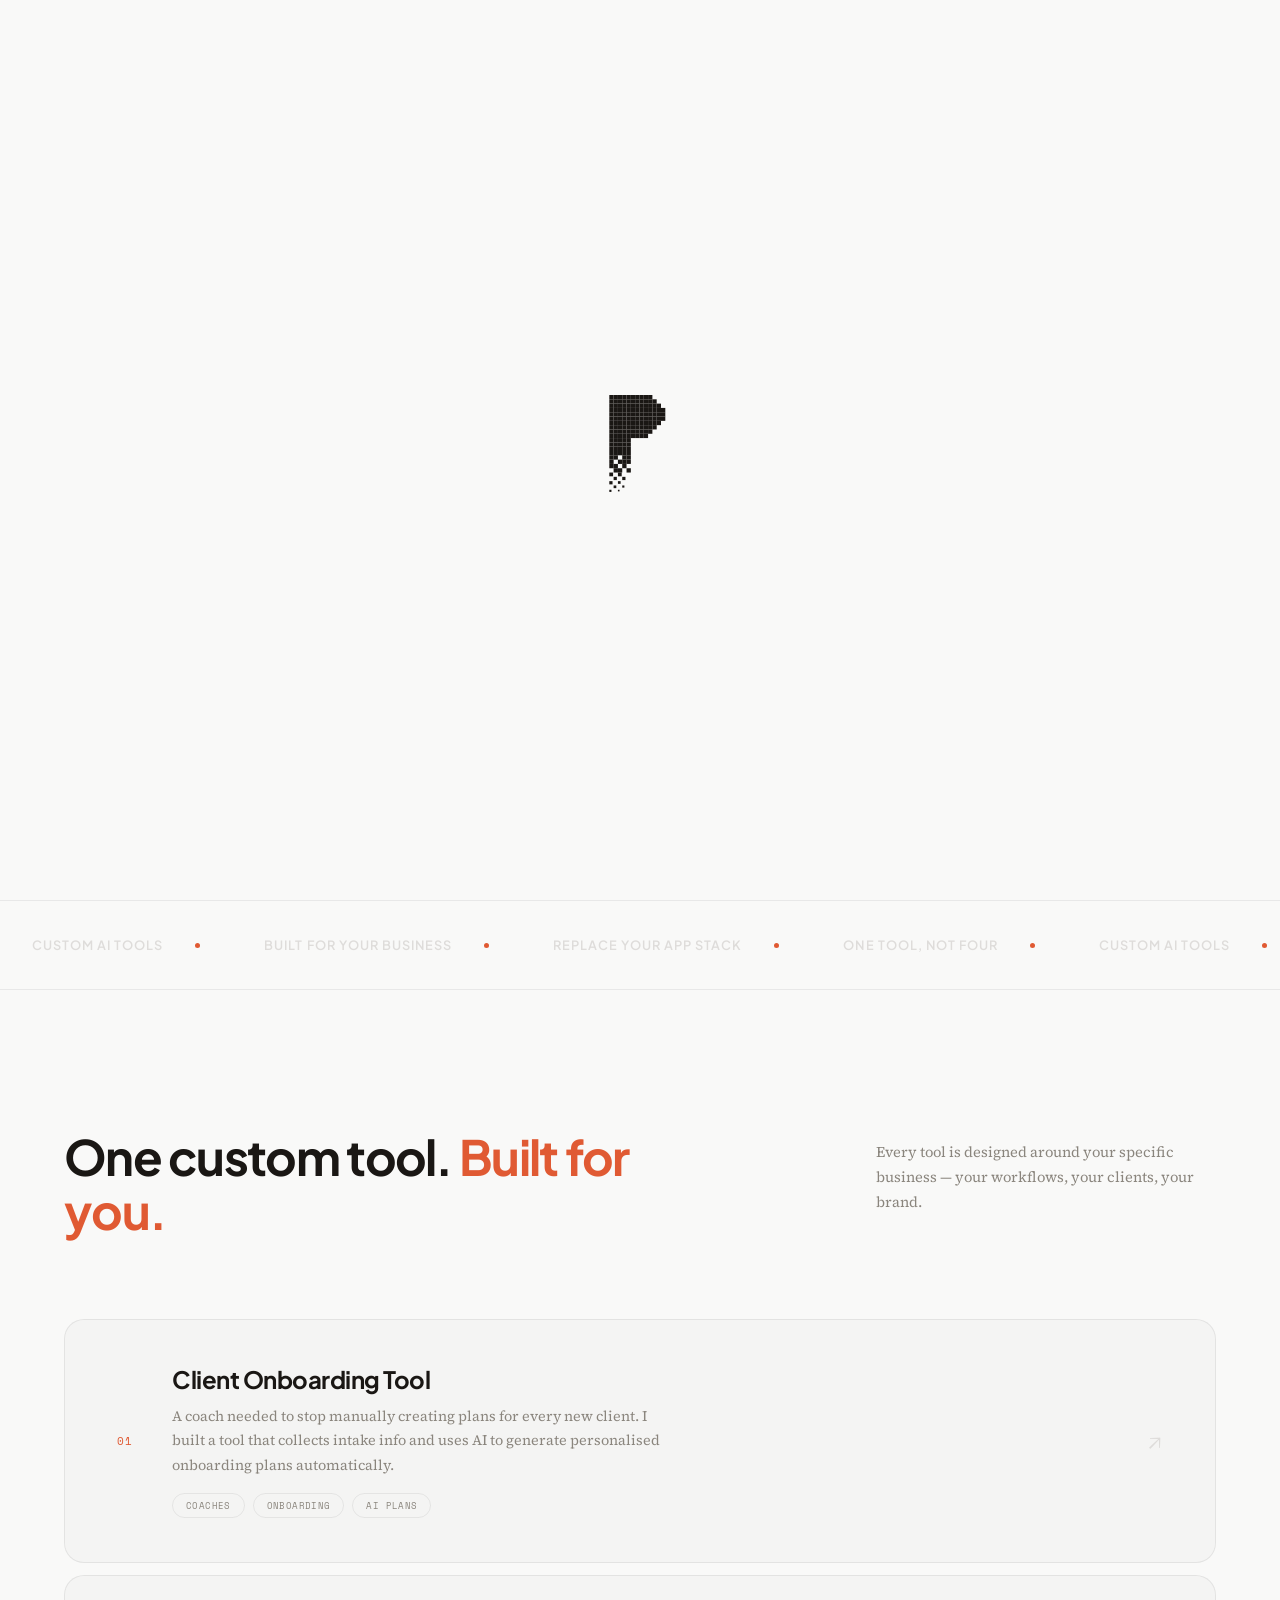
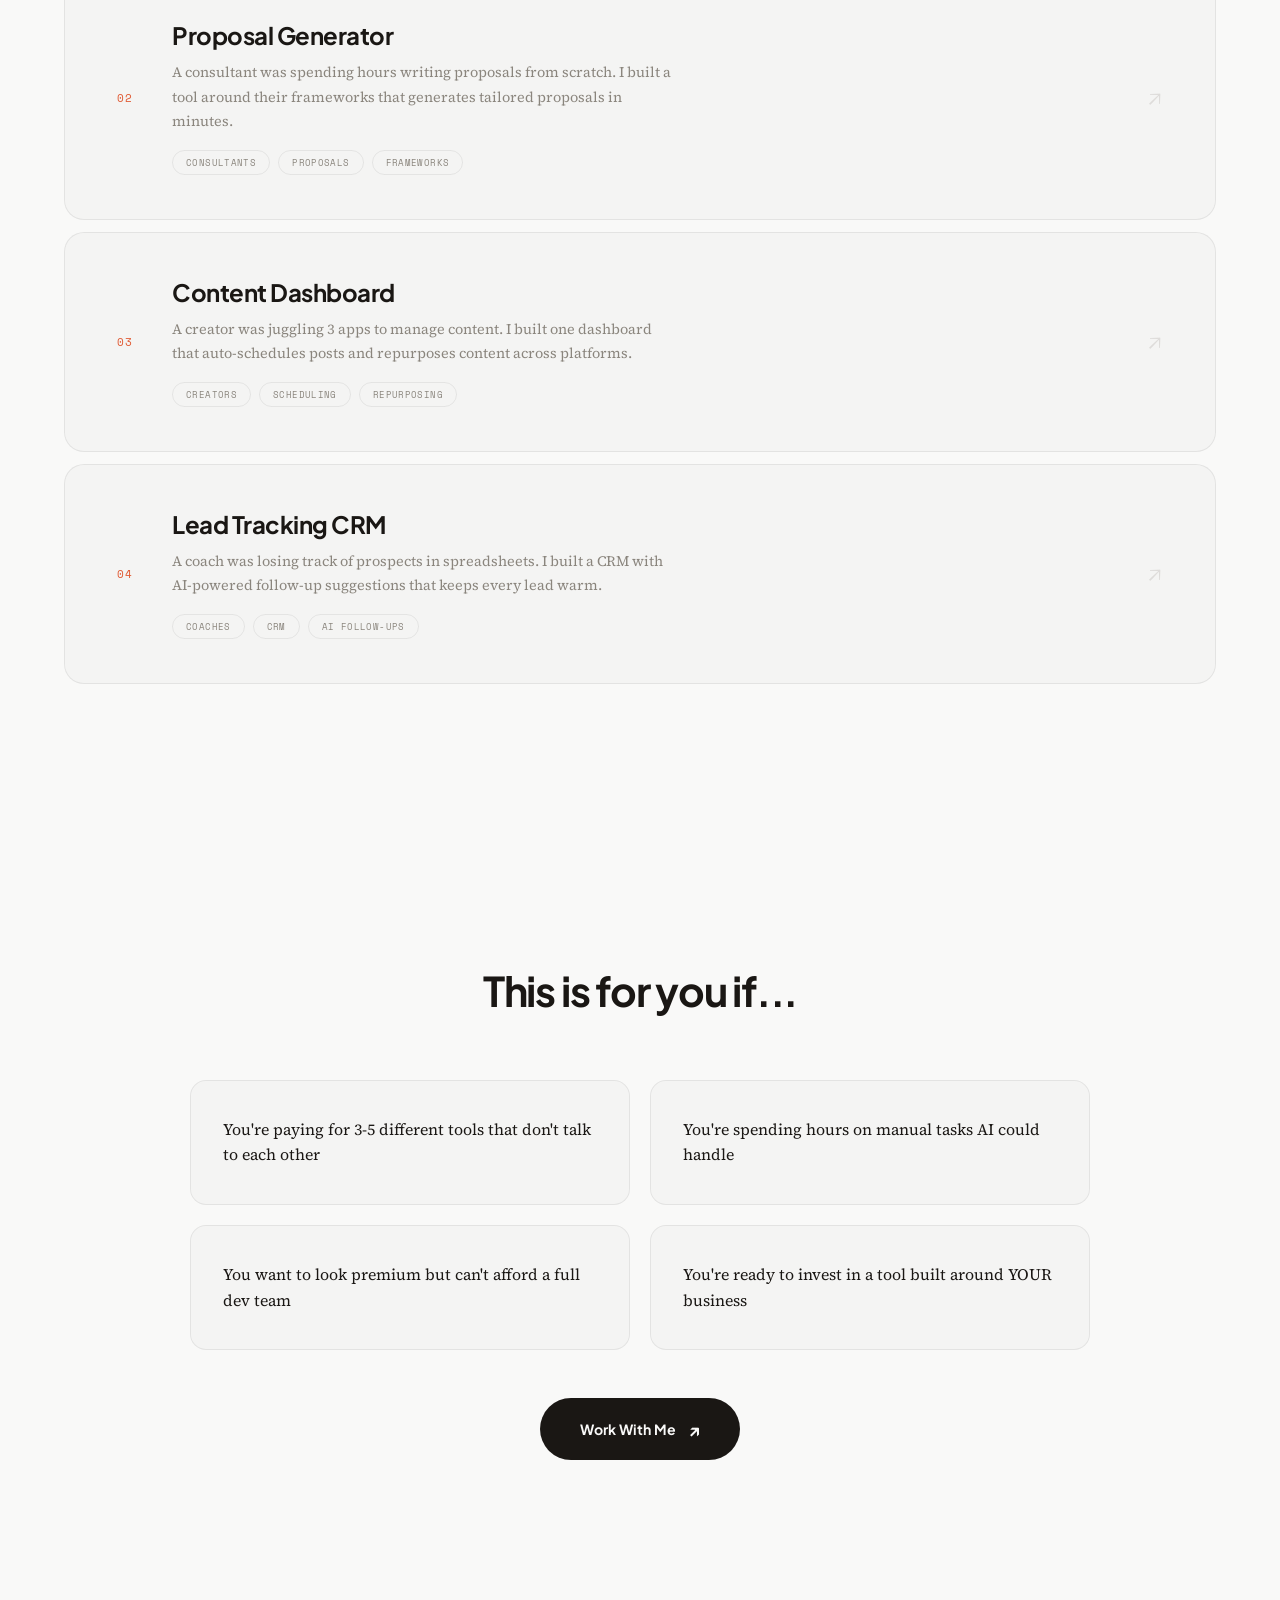
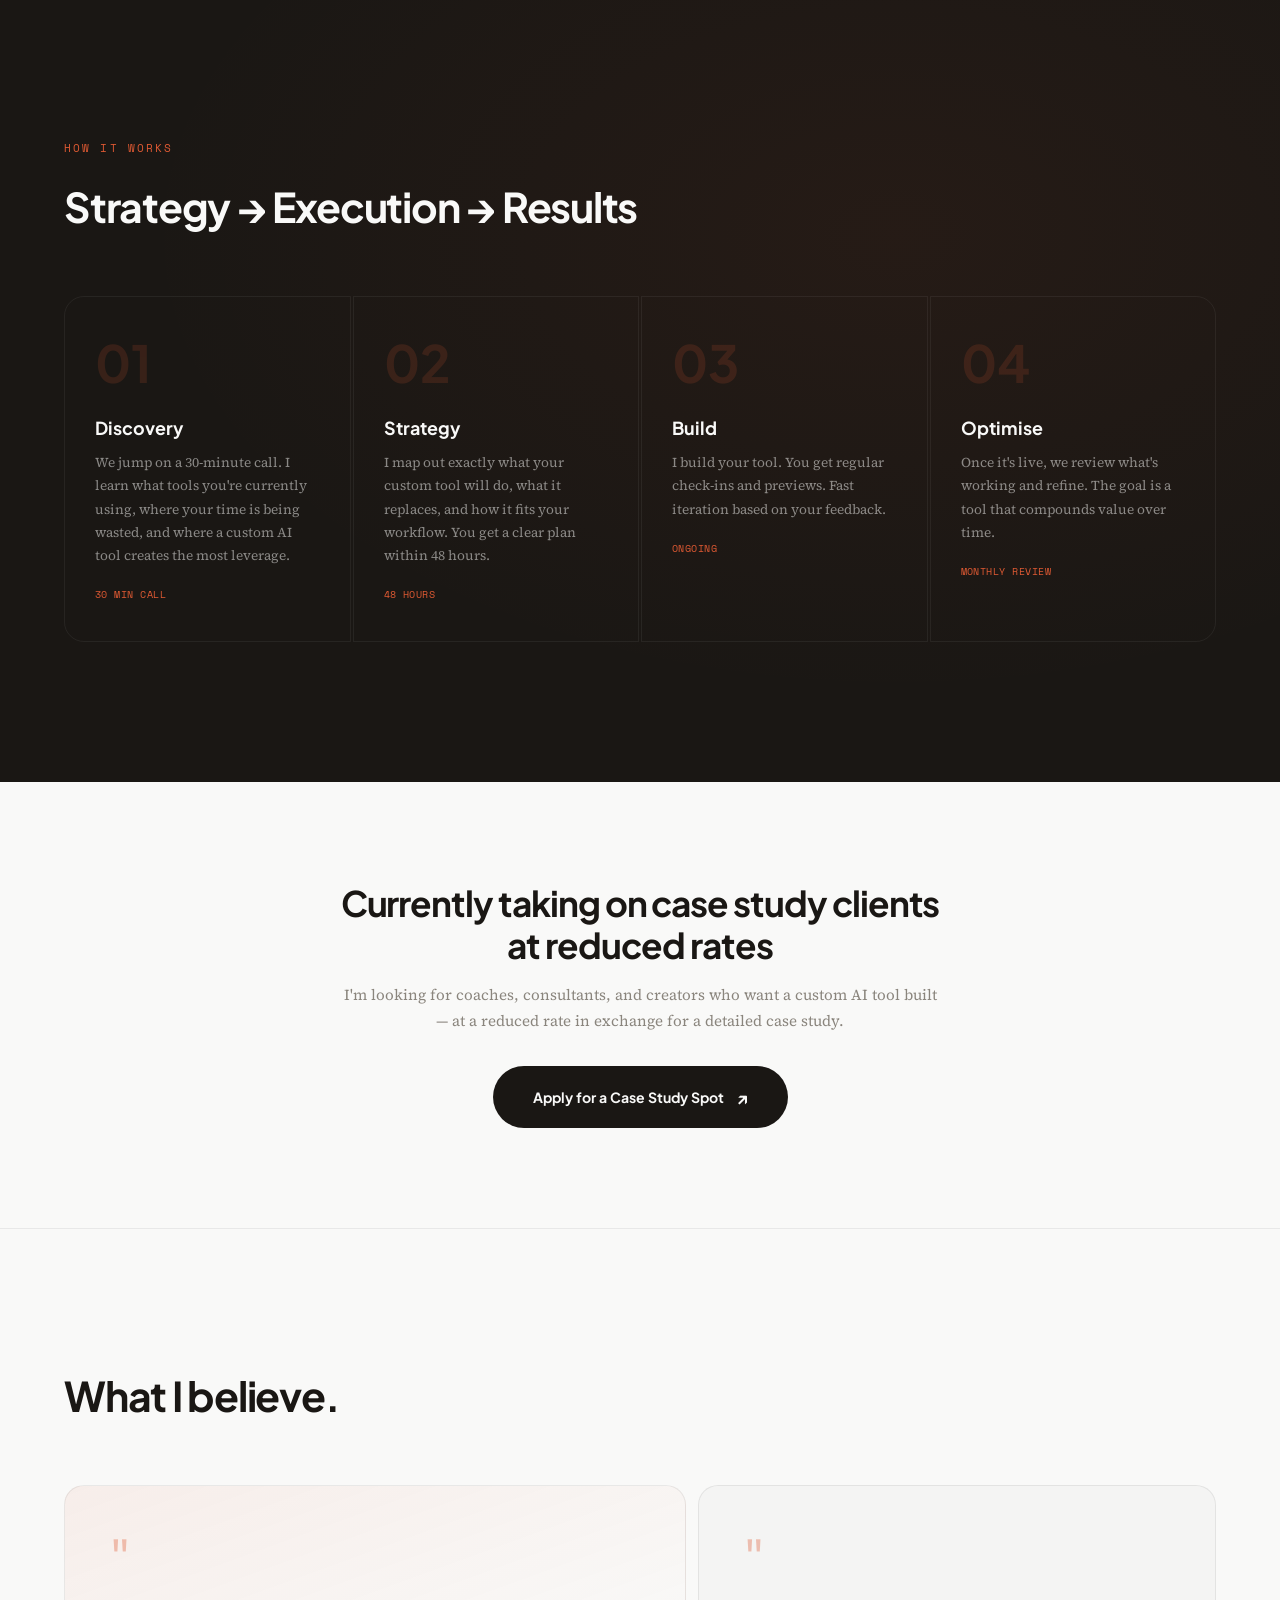
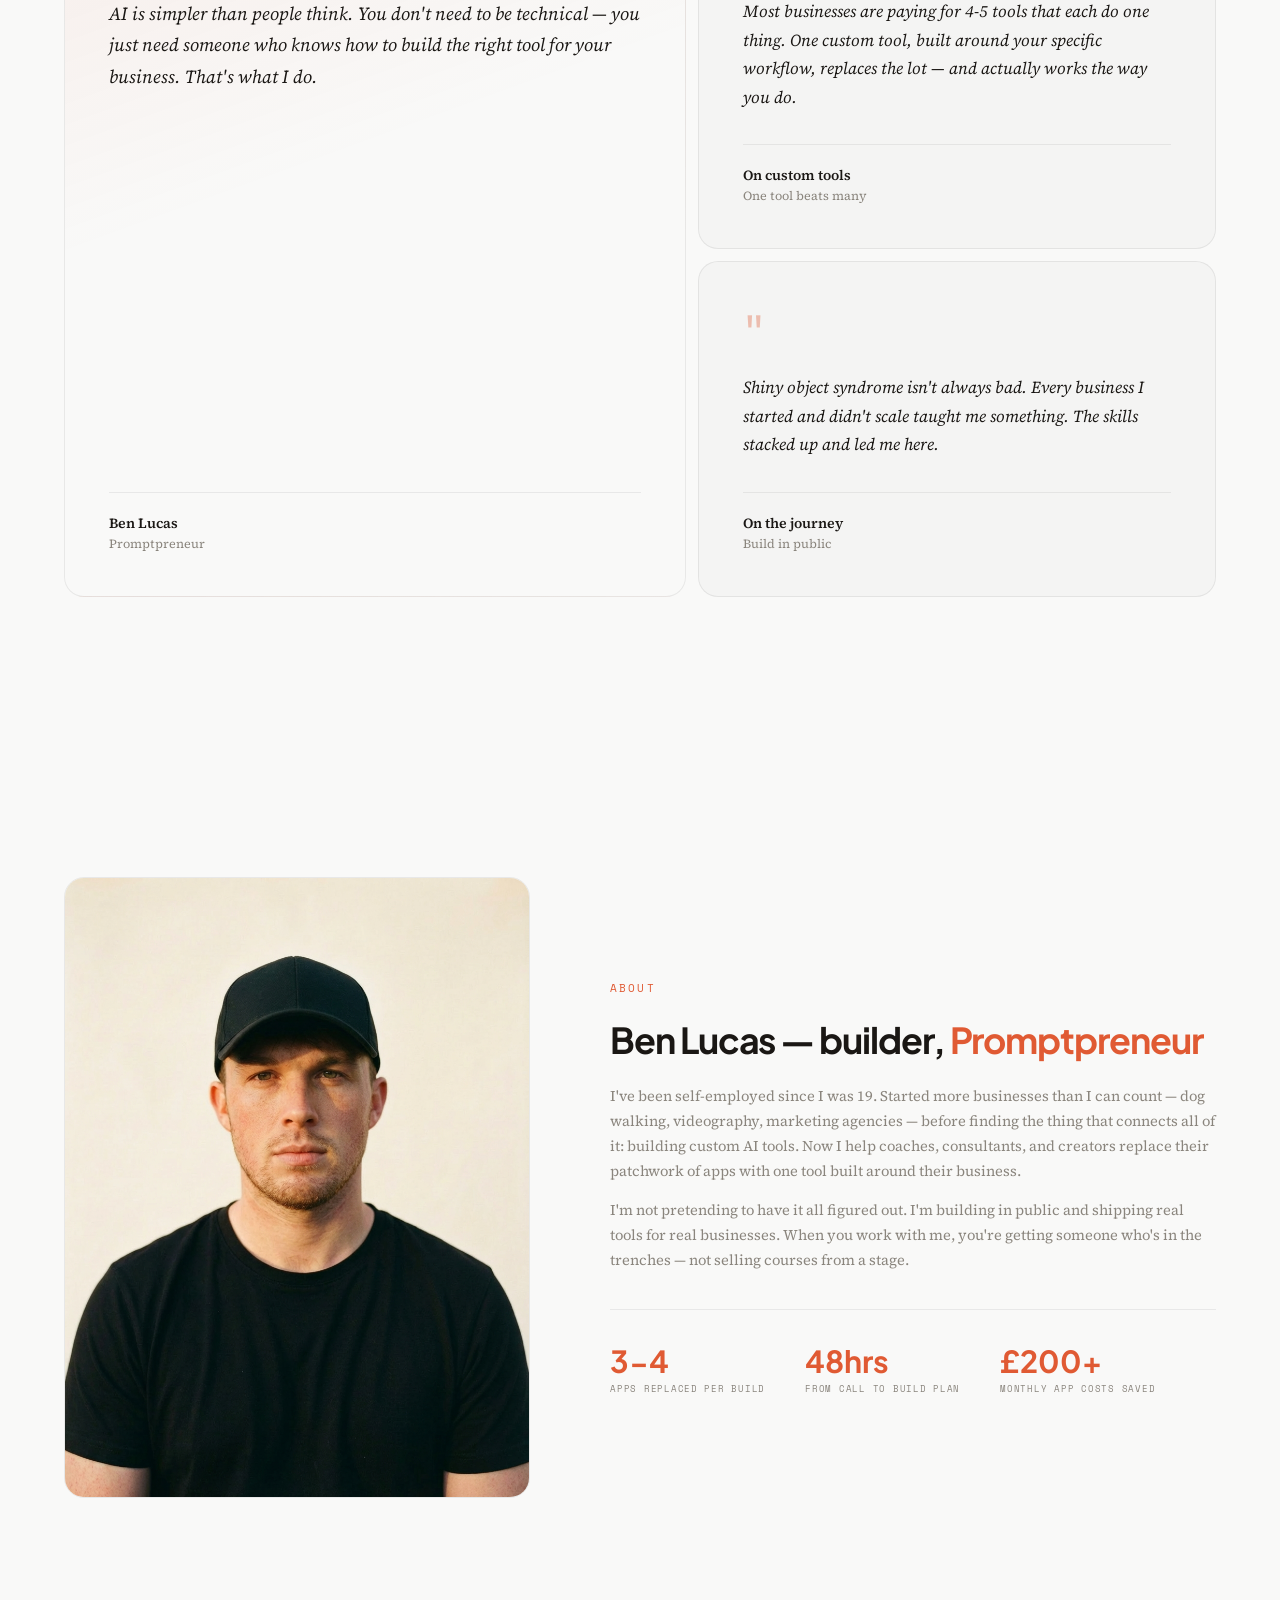
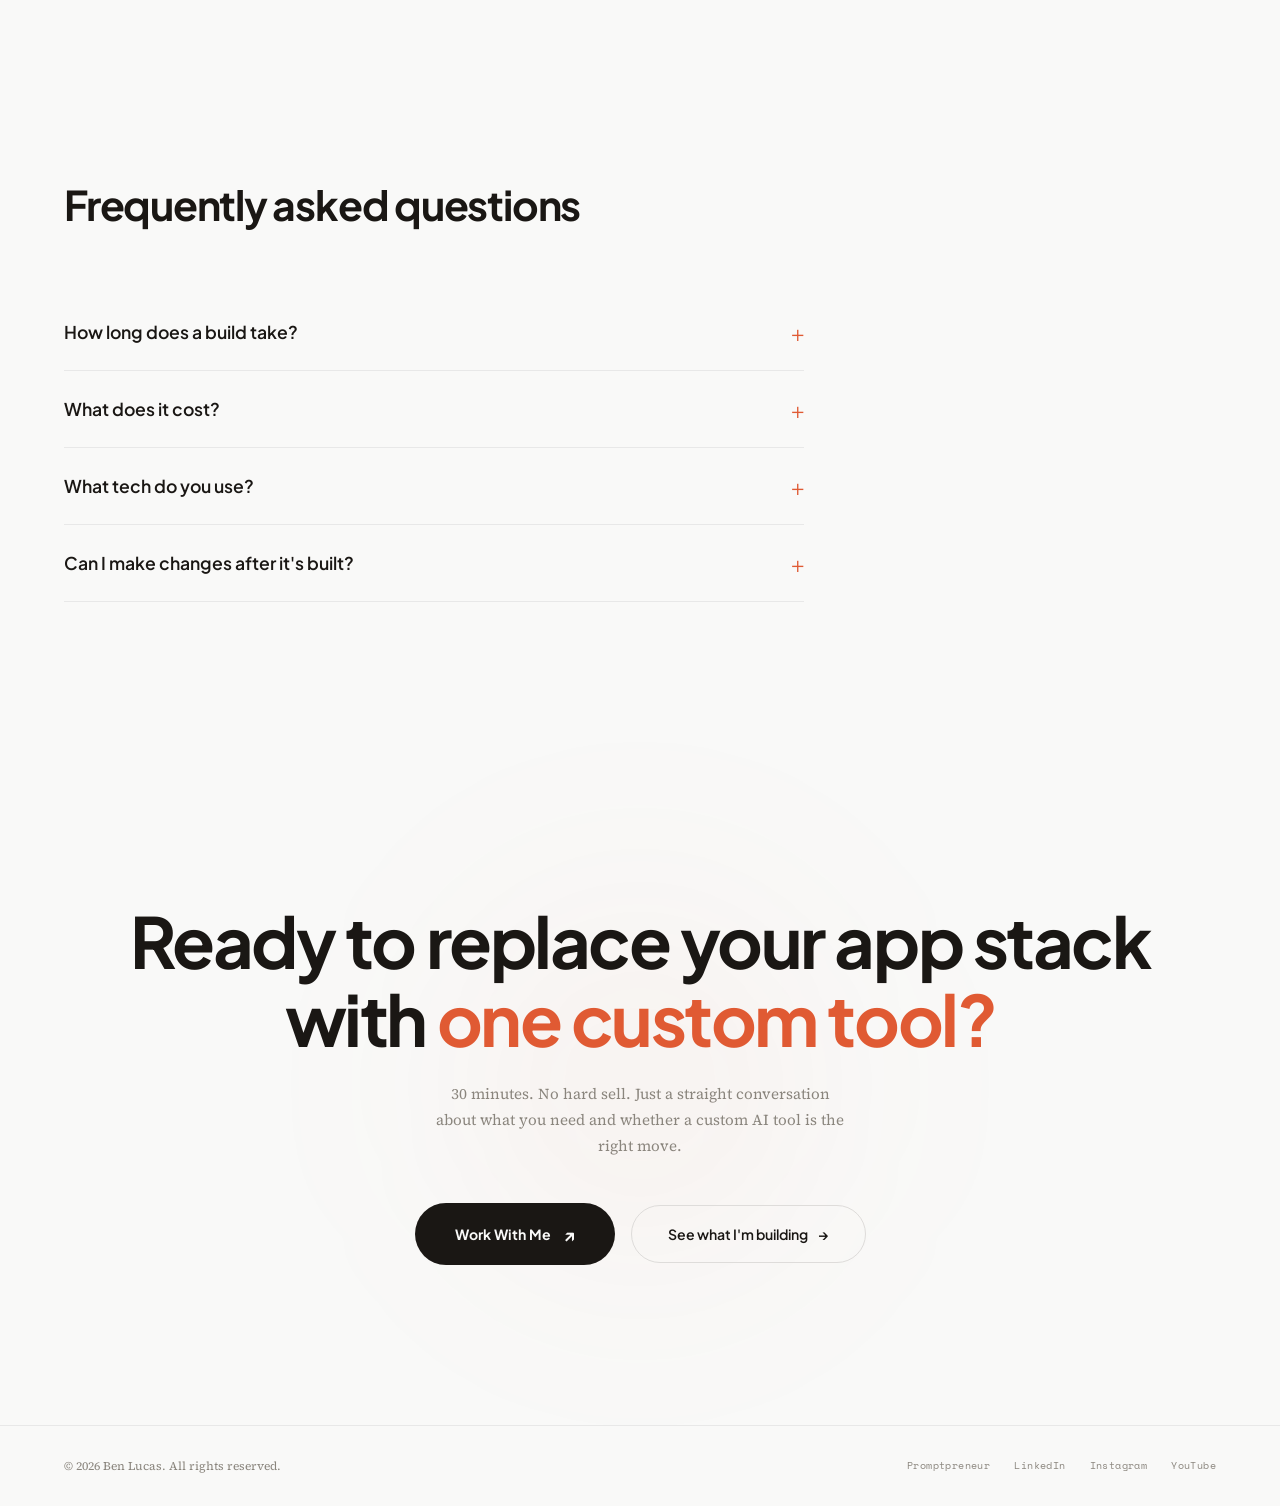
<file: index.html>
<!DOCTYPE html>
<html lang="en">
<head>
<meta charset="UTF-8">
<meta name="viewport" content="width=device-width, initial-scale=1.0">
<title>Ben Lucas — AI Builder and Promptpreneur</title>
<meta name="description" content="I build custom AI tools that replace the apps coaches, consultants, and creators are paying for separately. One tool, built around your business.">
<meta name="keywords" content="custom AI tools, AI for coaches, AI for consultants, software for creators">
<meta name="author" content="Ben Lucas">

<!-- Open Graph -->
<meta property="og:title" content="Ben Lucas — AI Builder and Promptpreneur">
<meta property="og:description" content="I build custom AI tools that replace the apps coaches, consultants, and creators are paying for separately. One tool, built around your business.">
<meta property="og:type" content="website">
<meta property="og:url" content="https://promptpreneur.ai">
<meta property="og:image" content="https://promptpreneur.ai/og-image.jpg">

<!-- Twitter -->
<meta name="twitter:card" content="summary_large_image">
<meta name="twitter:title" content="Ben Lucas — AI Builder and Promptpreneur">
<meta name="twitter:description" content="I build custom AI tools that replace the apps coaches, consultants, and creators are paying for separately. One tool, built around your business.">

<!-- Favicon (replace with your own) -->
<link rel="icon" type="image/svg+xml" href="data:image/svg+xml,<svg xmlns='http://www.w3.org/2000/svg' viewBox='0 0 100 100'><text y='.9em' font-size='90'>⚡</text></svg>">
<link href="https://fonts.googleapis.com/css2?family=Plus+Jakarta+Sans:wght@300;400;500;600;700;800&family=Source+Serif+4:ital,wght@0,300;0,400;0,500;0,600;1,400;1,500&family=Space+Mono:wght@400;700&display=swap" rel="stylesheet">
<link rel="stylesheet" href="css/styles.css">
</head>
<body>

<!-- ========== PRELOADER ========== -->
<div class="preloader" id="preloader">
  <div class="preloader-inner">
    <div class="preloader-logo" id="preloaderLogo"></div>
  </div>
</div>

<div class="cursor" id="cursor"></div>
<div class="grain"></div>

<!-- Nav -->
<div class="nav-outer" id="navOuter">
  <nav class="nav-pill">
    <a href="#" class="nav-logo" id="logoLink">
      <svg id="navLogoSvg" viewBox="0 0 130 195" fill="none"></svg>
      <span class="nav-logo-dot"></span>
    </a>
    <span class="nav-div"></span>
    <a href="#services" class="nav-link">Services</a>
    <a href="#process" class="nav-link">Process</a>
    <a href="#proof" class="nav-link">Results</a>
    <a href="#about" class="nav-link">About</a>
    <a href="#faq" class="nav-link">FAQ</a>
    <a href="/work-with-me" class="nav-cta">Work With Me</a>
  </nav>
</div>

<!-- Hero -->
<section class="hero">
  <div class="orb orb-1"></div>
  <div class="orb orb-2"></div>
  <div class="orb orb-3"></div>
  <div class="wrap">
    <div class="hero-content">
      <div class="hero-tag"><span>AI Builder · Promptpreneur</span></div>
      <h1>
        <span class="line"><span>One AI tool.</span></span>
        <span class="line"><span><span class="accent-word cursor-gradient" id="cursorGradient">Built around</span></span></span>
        <span class="line"><span>your business.</span></span>
      </h1>
      <div class="hero-bottom">
        <p class="hero-desc">Custom AI tools for coaches, consultants, and creators — replacing the apps you're juggling with one solution built around your business. No fluff, no guru act. Just building.</p>
        <div class="hero-buttons">
          <a href="/work-with-me" class="btn-magnetic" data-magnetic>
            <span>Work With Me</span>
            <span class="arrow">↗</span>
          </a>
          <a href="#proof" class="btn-outline" data-magnetic>
            <span>See Results</span>
            <span class="arrow">→</span>
          </a>
        </div>
      </div>
    </div>
  </div>
  <div class="scroll-indicator">
    <span class="scroll-text">Scroll</span>
    <div class="scroll-line"></div>
  </div>
</section>

<!-- Marquee -->
<div class="marquee-section">
  <div class="marquee-track">
    <div class="marquee-item">Custom AI Tools <span class="marquee-dot"></span></div>
    <div class="marquee-item">Built For Your Business <span class="marquee-dot"></span></div>
    <div class="marquee-item">Replace Your App Stack <span class="marquee-dot"></span></div>
    <div class="marquee-item">One Tool, Not Four <span class="marquee-dot"></span></div>
    <div class="marquee-item">Custom AI Tools <span class="marquee-dot"></span></div>
    <div class="marquee-item">Built For Your Business <span class="marquee-dot"></span></div>
    <div class="marquee-item">Replace Your App Stack <span class="marquee-dot"></span></div>
    <div class="marquee-item">One Tool, Not Four <span class="marquee-dot"></span></div>
  </div>
</div>

<!-- Services -->
<section class="services" id="services">
  <div class="wrap">
    <div class="services-top reveal-up">
      <h2>One custom tool. <span class="accent-word">Built for you.</span></h2>
      <p>Every tool is designed around your specific business — your workflows, your clients, your brand.</p>
    </div>
    <div class="service-cards stagger-parent" id="serviceCards">
      <div class="service-card stagger-child">
        <span class="service-number">01</span>
        <div class="service-info">
          <h3>Client Onboarding Tool</h3>
          <p>A coach needed to stop manually creating plans for every new client. I built a tool that collects intake info and uses AI to generate personalised onboarding plans automatically.</p>
          <div class="service-tags-row">
            <span class="stag">Coaches</span>
            <span class="stag">Onboarding</span>
            <span class="stag">AI Plans</span>
          </div>
        </div>
        <span class="service-arrow">↗</span>
      </div>
      <div class="service-card stagger-child">
        <span class="service-number">02</span>
        <div class="service-info">
          <h3>Proposal Generator</h3>
          <p>A consultant was spending hours writing proposals from scratch. I built a tool around their frameworks that generates tailored proposals in minutes.</p>
          <div class="service-tags-row">
            <span class="stag">Consultants</span>
            <span class="stag">Proposals</span>
            <span class="stag">Frameworks</span>
          </div>
        </div>
        <span class="service-arrow">↗</span>
      </div>
      <div class="service-card stagger-child">
        <span class="service-number">03</span>
        <div class="service-info">
          <h3>Content Dashboard</h3>
          <p>A creator was juggling 3 apps to manage content. I built one dashboard that auto-schedules posts and repurposes content across platforms.</p>
          <div class="service-tags-row">
            <span class="stag">Creators</span>
            <span class="stag">Scheduling</span>
            <span class="stag">Repurposing</span>
          </div>
        </div>
        <span class="service-arrow">↗</span>
      </div>
      <div class="service-card stagger-child">
        <span class="service-number">04</span>
        <div class="service-info">
          <h3>Lead Tracking CRM</h3>
          <p>A coach was losing track of prospects in spreadsheets. I built a CRM with AI-powered follow-up suggestions that keeps every lead warm.</p>
          <div class="service-tags-row">
            <span class="stag">Coaches</span>
            <span class="stag">CRM</span>
            <span class="stag">AI Follow-ups</span>
          </div>
        </div>
        <span class="service-arrow">↗</span>
      </div>
    </div>
  </div>
</section>

<!-- Who This Is For -->
<section class="who-for" id="who-for">
  <div class="wrap">
    <h2 class="reveal-up">This is for you if...</h2>
    <div class="who-for-grid stagger-parent">
      <div class="who-for-item stagger-child">
        <p>You're paying for 3-5 different tools that don't talk to each other</p>
      </div>
      <div class="who-for-item stagger-child">
        <p>You're spending hours on manual tasks AI could handle</p>
      </div>
      <div class="who-for-item stagger-child">
        <p>You want to look premium but can't afford a full dev team</p>
      </div>
      <div class="who-for-item stagger-child">
        <p>You're ready to invest in a tool built around YOUR business</p>
      </div>
    </div>
    <div class="who-for-cta reveal-up">
      <a href="/work-with-me" class="btn-magnetic" data-magnetic>
        <span>Work With Me</span>
        <span class="arrow">↗</span>
      </a>
    </div>
  </div>
</section>

<!-- Process -->
<section class="process" id="process">
  <div class="wrap">
    <div class="process-label reveal-up">How It Works</div>
    <h2 class="reveal-up">Strategy → Execution → Results</h2>
    <div class="process-grid stagger-parent" id="processGrid">
      <div class="process-step stagger-child">
        <div class="step-num">01</div>
        <h4>Discovery</h4>
        <p>We jump on a 30-minute call. I learn what tools you're currently using, where your time is being wasted, and where a custom AI tool creates the most leverage.</p>
        <div class="step-duration">30 min call</div>
      </div>
      <div class="process-step stagger-child">
        <div class="step-num">02</div>
        <h4>Strategy</h4>
        <p>I map out exactly what your custom tool will do, what it replaces, and how it fits your workflow. You get a clear plan within 48 hours.</p>
        <div class="step-duration">48 hours</div>
      </div>
      <div class="process-step stagger-child">
        <div class="step-num">03</div>
        <h4>Build</h4>
        <p>I build your tool. You get regular check-ins and previews. Fast iteration based on your feedback.</p>
        <div class="step-duration">Ongoing</div>
      </div>
      <div class="process-step stagger-child">
        <div class="step-num">04</div>
        <h4>Optimise</h4>
        <p>Once it's live, we review what's working and refine. The goal is a tool that compounds value over time.</p>
        <div class="step-duration">Monthly review</div>
      </div>
    </div>
  </div>
</section>

<!-- Metrics / Case Study CTA -->
<div class="metrics">
  <div class="wrap">
    <div class="case-study-block reveal-up">
      <h3 class="case-study-heading">Currently taking on case study clients at reduced rates</h3>
      <p class="case-study-text">I'm looking for coaches, consultants, and creators who want a custom AI tool built — at a reduced rate in exchange for a detailed case study.</p>
      <a href="/work-with-me" class="btn-magnetic" data-magnetic>
        <span>Apply for a Case Study Spot</span>
        <span class="arrow">↗</span>
      </a>
    </div>
  </div>
</div>

<!-- Testimonials -->
<section class="testimonials" id="proof">
  <div class="wrap">
    <h2 class="reveal-up">What I believe.</h2>
    <div class="test-grid">
      <div class="test-card featured reveal-up">
        <div>
          <div class="test-quote-mark">"</div>
          <div class="test-quote">AI is simpler than people think. You don't need to be technical — you just need someone who knows how to build the right tool for your business. That's what I do.</div>
        </div>
        <div class="test-footer">
          <div>
            <div class="test-name">Ben Lucas</div>
            <div class="test-role">Promptpreneur</div>
          </div>
        </div>
      </div>
      <div class="test-card reveal-up">
        <div class="test-quote-mark">"</div>
        <div class="test-quote">Most businesses are paying for 4-5 tools that each do one thing. One custom tool, built around your specific workflow, replaces the lot — and actually works the way you do.</div>
        <div class="test-footer">
          <div>
            <div class="test-name">On custom tools</div>
            <div class="test-role">One tool beats many</div>
          </div>
        </div>
      </div>
      <div class="test-card reveal-up">
        <div class="test-quote-mark">"</div>
        <div class="test-quote">Shiny object syndrome isn't always bad. Every business I started and didn't scale taught me something. The skills stacked up and led me here.</div>
        <div class="test-footer">
          <div>
            <div class="test-name">On the journey</div>
            <div class="test-role">Build in public</div>
          </div>
        </div>
      </div>
    </div>
  </div>
</section>

<!-- About -->
<section class="about" id="about">
  <div class="wrap">
    <div class="about-grid">
      <div class="about-img reveal-up">
        <img src="assets/portrait-clean.png" alt="Ben Lucas" class="portrait-clean">
        <img src="assets/portrait-pixelated.png" alt="Ben Lucas — pixel dissolve" class="portrait-pixel">

      </div>
      <div class="reveal-up">
        <div class="about-label">About</div>
        <h2>Ben Lucas — builder, <span class="accent-word">Promptpreneur</span></h2>
        <p>I've been self-employed since I was 19. Started more businesses than I can count — dog walking, videography, marketing agencies — before finding the thing that connects all of it: building custom AI tools. Now I help coaches, consultants, and creators replace their patchwork of apps with one tool built around their business.</p>
        <p>I'm not pretending to have it all figured out. I'm building in public and shipping real tools for real businesses. When you work with me, you're getting someone who's in the trenches — not selling courses from a stage.</p>
        <div class="about-creds">
          <div>
            <div class="cred-val">3-4</div>
            <div class="cred-label">Apps Replaced Per Build</div>
          </div>
          <div>
            <div class="cred-val">48hrs</div>
            <div class="cred-label">From Call to Build Plan</div>
          </div>
          <div>
            <div class="cred-val">£200+</div>
            <div class="cred-label">Monthly App Costs Saved</div>
          </div>
        </div>
      </div>
    </div>
  </div>
</section>

<!-- FAQ -->
<section class="faq" id="faq">
  <div class="wrap">
    <h2 class="reveal-up">Frequently asked questions</h2>
    <div class="faq-list reveal-up">
      <div class="faq-item">
        <button class="faq-question">
          <span>How long does a build take?</span>
          <span class="faq-icon">+</span>
        </button>
        <div class="faq-answer">
          <p>Most tools are ready within 2-4 weeks depending on complexity. You'll get a specific timeline after our strategy call.</p>
        </div>
      </div>
      <div class="faq-item">
        <button class="faq-question">
          <span>What does it cost?</span>
          <span class="faq-icon">+</span>
        </button>
        <div class="faq-answer">
          <p>Pricing starts from £1,500 depending on scope. I'm currently offering case study rates for early clients. Book a call and I'll give you a clear quote within 48 hours.</p>
        </div>
      </div>
      <div class="faq-item">
        <button class="faq-question">
          <span>What tech do you use?</span>
          <span class="faq-icon">+</span>
        </button>
        <div class="faq-answer">
          <p>A mix of AI APIs, no-code platforms, and custom code — whatever gets the best result for your specific use case. You don't need to worry about the tech; I handle all of it.</p>
        </div>
      </div>
      <div class="faq-item">
        <button class="faq-question">
          <span>Can I make changes after it's built?</span>
          <span class="faq-icon">+</span>
        </button>
        <div class="faq-answer">
          <p>Yes. Every tool I build is designed to evolve with your business. Post-launch refinement is part of the process.</p>
        </div>
      </div>
    </div>
  </div>
</section>

<!-- CTA -->
<section class="final-cta" id="contact">
  <div class="orb-cta"></div>
  <div class="wrap">
    <h2 class="reveal-up">Ready to replace your app stack with <span class="accent-word">one custom tool?</span></h2>
    <p class="reveal-up">30 minutes. No hard sell. Just a straight conversation about what you need and whether a custom AI tool is the right move.</p>
    <div class="hero-buttons reveal-up" style="justify-content: center;">
      <a href="/work-with-me" class="btn-magnetic" data-magnetic>
        <span>Work With Me</span>
        <span class="arrow">↗</span>
      </a>
      <a href="https://youtube.com/@itsbenlucas" target="_blank" class="btn-outline" data-magnetic>
        <span>See what I'm building</span>
        <span class="arrow">→</span>
      </a>
    </div>
  </div>
</section>

<!-- Footer -->
<footer>
  <div class="wrap">
    <div class="foot-inner">
      <div class="foot-copy">© 2026 Ben Lucas. All rights reserved.</div>
      <div class="foot-links">
        <a href="https://promptpreneur.ai" target="_blank">Promptpreneur</a>
        <a href="https://www.linkedin.com/in/benlucas54/" target="_blank">LinkedIn</a>
        <a href="https://www.instagram.com/benlucas.54/" target="_blank">Instagram</a>
        <a href="https://youtube.com/@itsbenlucas" target="_blank">YouTube</a>
      </div>
    </div>
  </div>
</footer>

<script src="js/preloader.js"></script>
<script src="js/app.js"></script>
<script src="js/nav.js"></script>
</body>
</html>
</file>
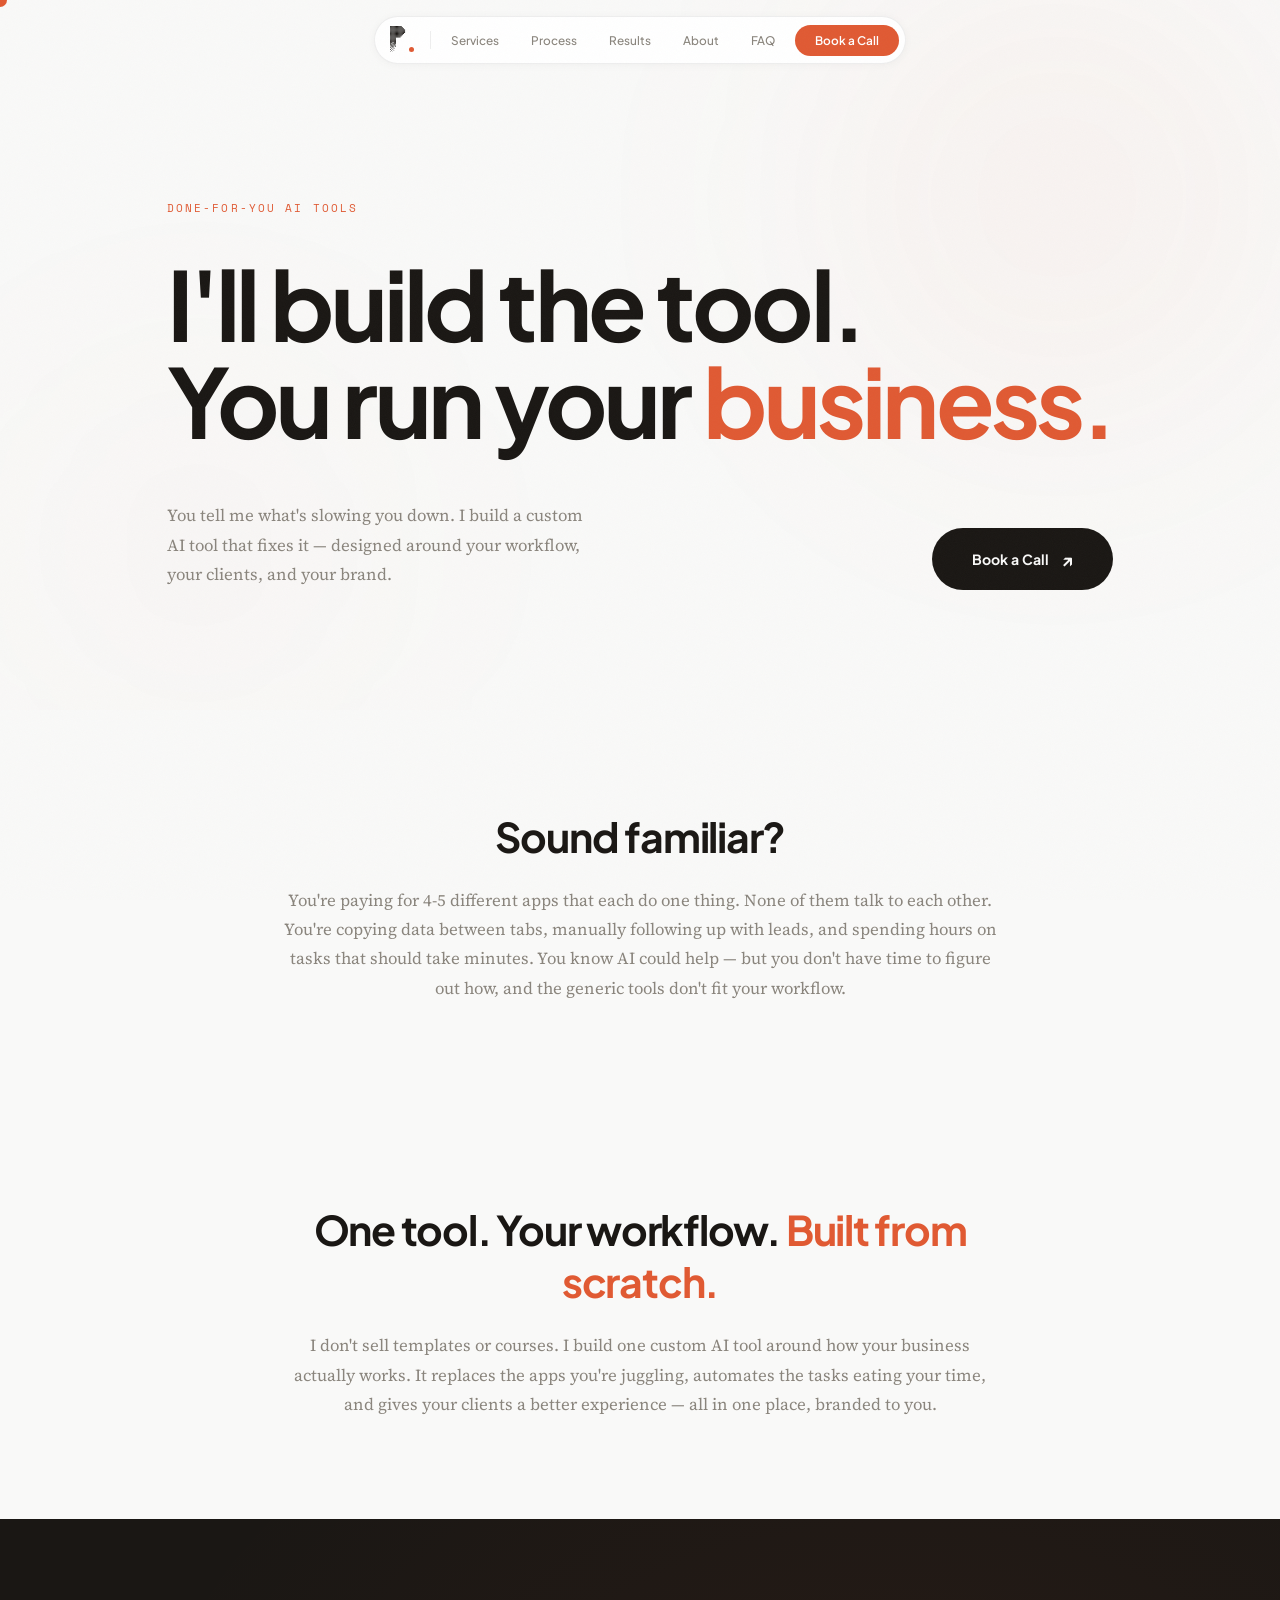
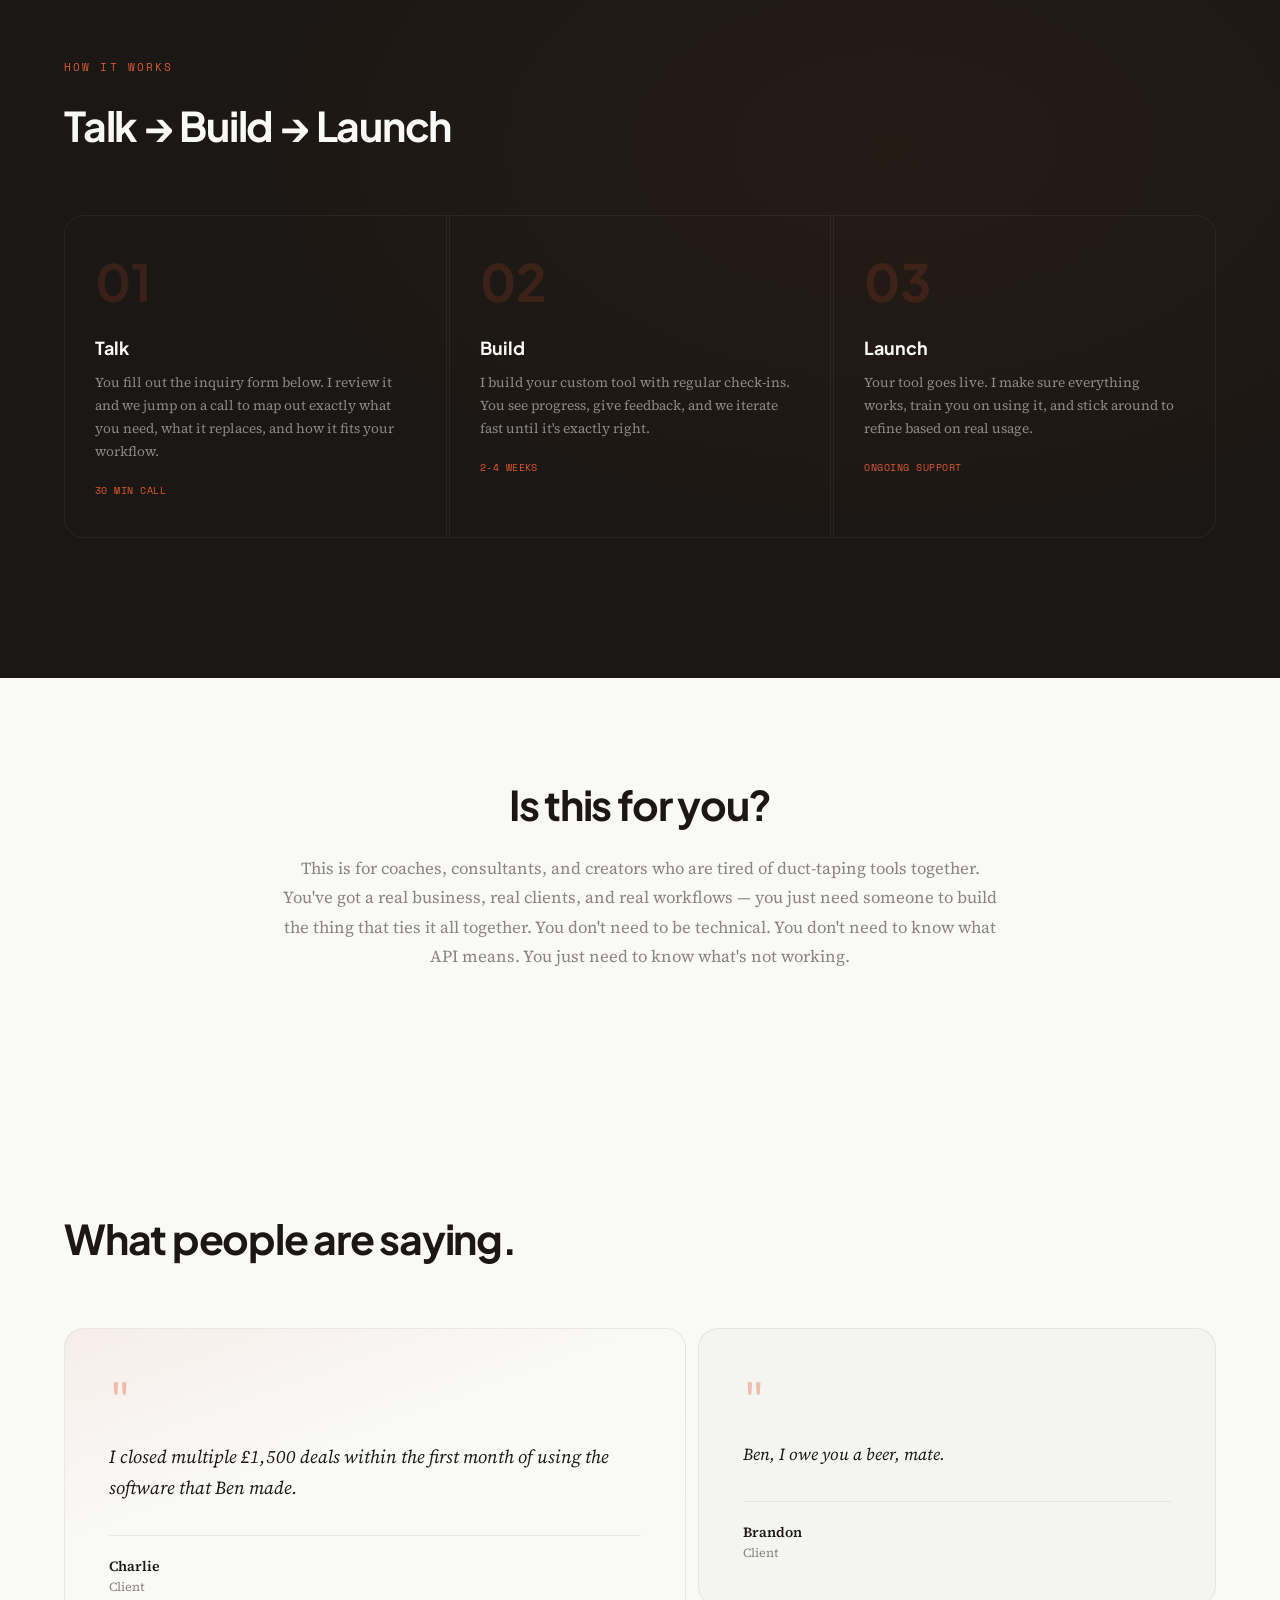
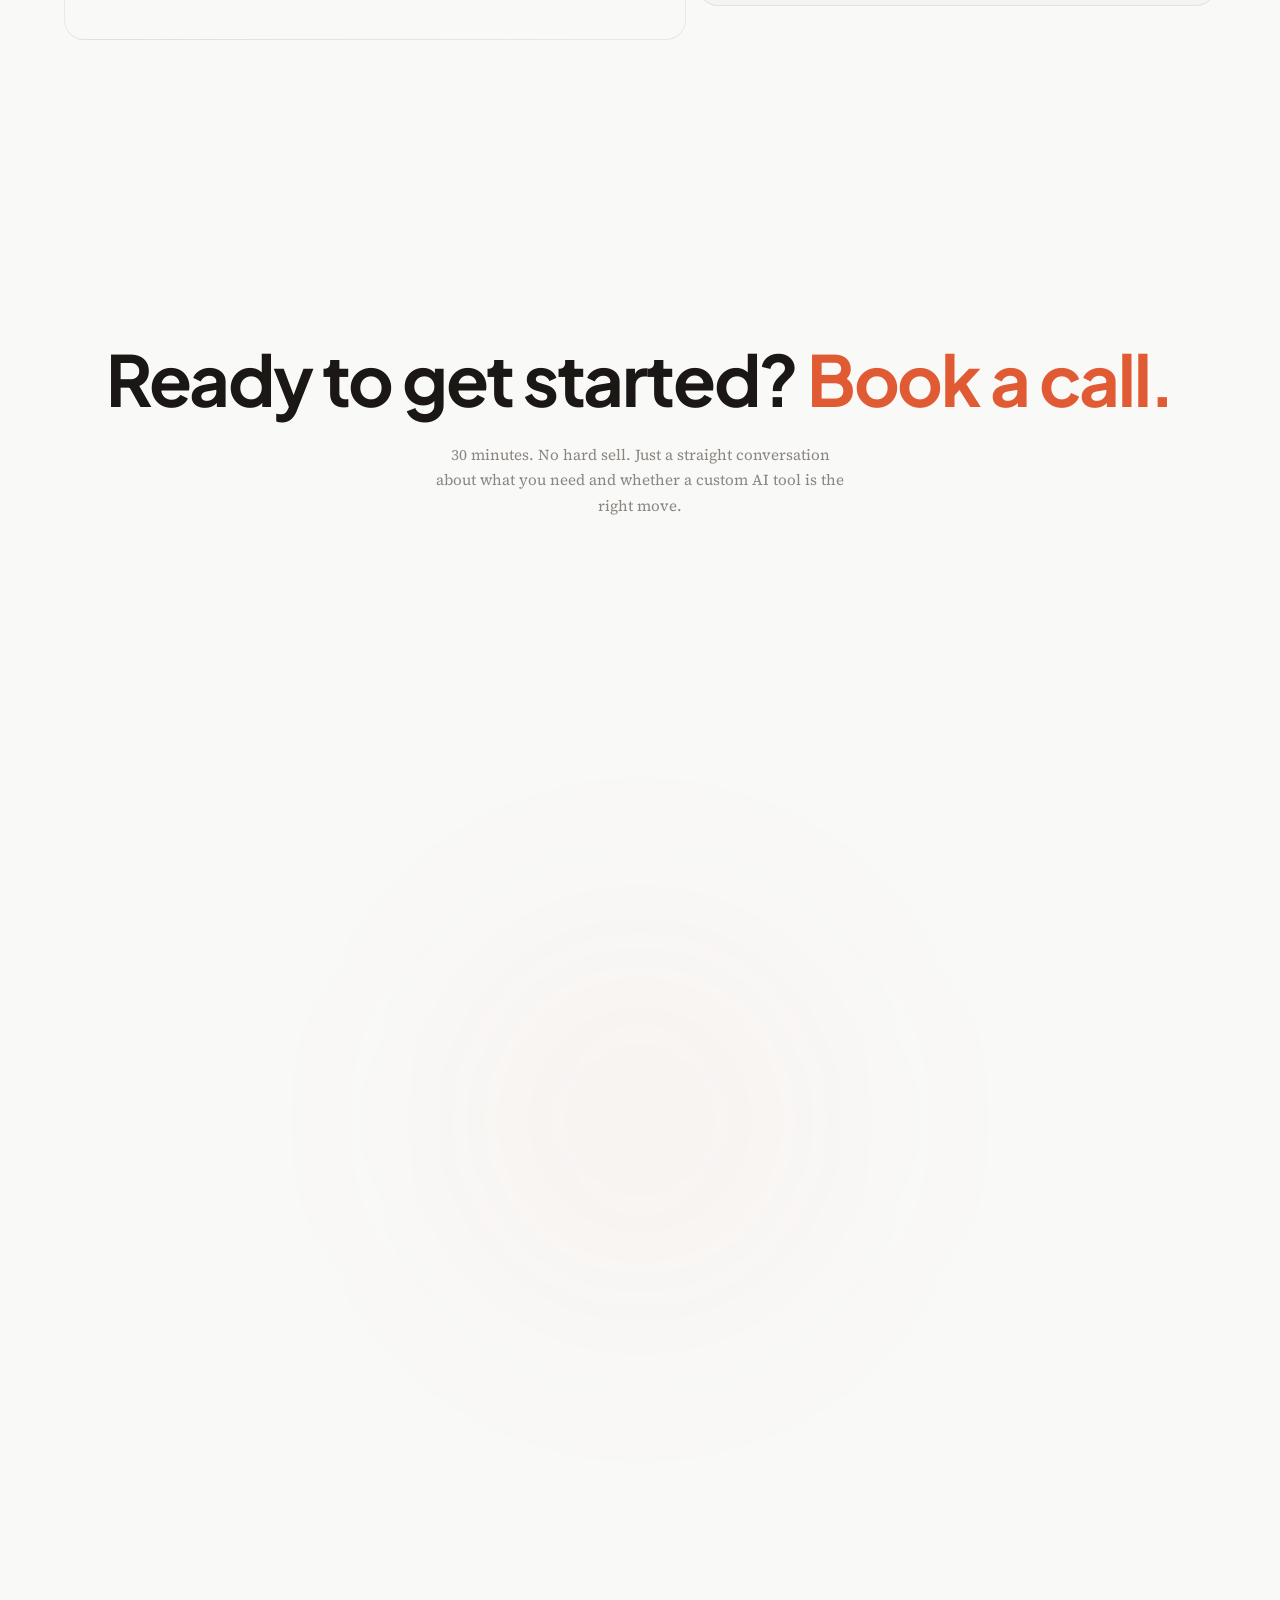
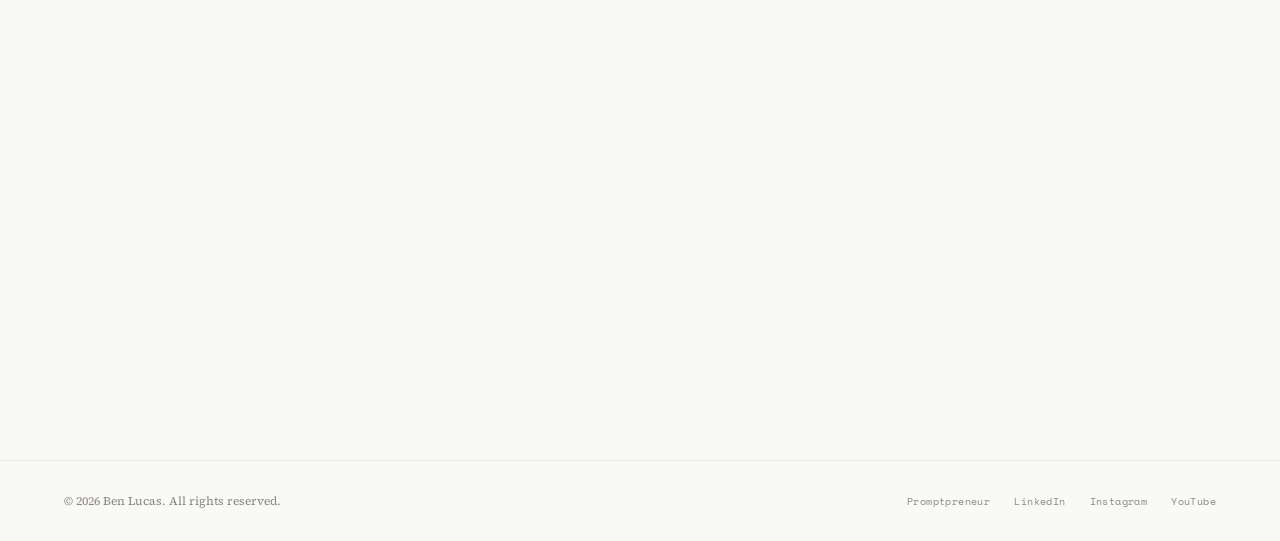
<file: work-with-me.html>
<!DOCTYPE html>
<html lang="en">
<head>
<meta charset="UTF-8">
<meta name="viewport" content="width=device-width, initial-scale=1.0">
<title>Work With Me — Ben Lucas | Custom AI Tools</title>
<meta name="description" content="I build custom AI tools for coaches, consultants, and creators. One tool, built around your workflow — replacing the apps you're paying for separately.">
<meta name="keywords" content="custom AI tools, AI for coaches, AI for consultants, hire AI builder, done for you AI tools">
<meta name="author" content="Ben Lucas">

<!-- Open Graph -->
<meta property="og:title" content="Work With Me — Ben Lucas | Custom AI Tools">
<meta property="og:description" content="I build custom AI tools for coaches, consultants, and creators. One tool, built around your workflow.">
<meta property="og:type" content="website">
<meta property="og:url" content="https://promptpreneur.ai/work-with-me">
<meta property="og:image" content="https://promptpreneur.ai/og-image.jpg">

<!-- Twitter -->
<meta name="twitter:card" content="summary_large_image">
<meta name="twitter:title" content="Work With Me — Ben Lucas | Custom AI Tools">
<meta name="twitter:description" content="I build custom AI tools for coaches, consultants, and creators. One tool, built around your workflow.">

<!-- Favicon -->
<link rel="icon" type="image/svg+xml" href="data:image/svg+xml,<svg xmlns='http://www.w3.org/2000/svg' viewBox='0 0 100 100'><text y='.9em' font-size='90'>⚡</text></svg>">
<link href="https://fonts.googleapis.com/css2?family=Plus+Jakarta+Sans:wght@300;400;500;600;700;800&family=Source+Serif+4:ital,wght@0,300;0,400;0,500;0,600;1,400;1,500&family=Space+Mono:wght@400;700&display=swap" rel="stylesheet">
<link rel="stylesheet" href="css/styles.css">
</head>
<body>

<!-- ========== PRELOADER ========== -->
<div class="preloader" id="preloader">
  <div class="preloader-inner">
    <div class="preloader-logo" id="preloaderLogo"></div>
  </div>
</div>

<div class="cursor" id="cursor"></div>
<div class="grain"></div>

<!-- Nav -->
<div class="nav-outer" id="navOuter">
  <nav class="nav-pill">
    <a href="/" class="nav-logo" id="logoLink">
      <svg id="navLogoSvg" viewBox="0 0 130 195" fill="none"></svg>
      <span class="nav-logo-dot"></span>
    </a>
    <span class="nav-div"></span>
    <a href="/#services" class="nav-link">Services</a>
    <a href="/#process" class="nav-link">Process</a>
    <a href="/#proof" class="nav-link">Results</a>
    <a href="/#about" class="nav-link">About</a>
    <a href="/#faq" class="nav-link">FAQ</a>
    <a href="#inquiry" class="nav-cta">Book a Call</a>
  </nav>
</div>

<!-- Hero -->
<section class="wwm-hero">
  <div class="orb orb-1"></div>
  <div class="orb orb-2"></div>
  <div class="wrap">
    <div class="hero-content">
      <div class="hero-tag"><span>Done-For-You AI Tools</span></div>
      <h1>
        <span class="line"><span>I'll build the tool.</span></span>
        <span class="line"><span>You run your <span class="accent-word">business.</span></span></span>
      </h1>
      <div class="hero-bottom">
        <p class="hero-desc">You tell me what's slowing you down. I build a custom AI tool that fixes it — designed around your workflow, your clients, and your brand.</p>
        <div class="hero-buttons">
          <a href="#inquiry" class="btn-magnetic" data-magnetic>
            <span>Book a Call</span>
            <span class="arrow">↗</span>
          </a>
        </div>
      </div>
    </div>
  </div>
</section>

<!-- The Problem -->
<section class="wwm-text-section" id="wwm-problem">
  <div class="wrap">
    <div class="wwm-text-inner reveal-up">
      <h2>Sound familiar?</h2>
      <p>You're paying for 4-5 different apps that each do one thing. None of them talk to each other. You're copying data between tabs, manually following up with leads, and spending hours on tasks that should take minutes. You know AI could help — but you don't have time to figure out how, and the generic tools don't fit your workflow.</p>
    </div>
  </div>
</section>

<!-- What I Build -->
<section class="wwm-text-section" id="wwm-offer">
  <div class="wrap">
    <div class="wwm-text-inner reveal-up">
      <h2>One tool. Your workflow. <span class="accent-word">Built from scratch.</span></h2>
      <p>I don't sell templates or courses. I build one custom AI tool around how your business actually works. It replaces the apps you're juggling, automates the tasks eating your time, and gives your clients a better experience — all in one place, branded to you.</p>
    </div>
  </div>
</section>

<!-- How It Works -->
<section class="process" id="wwm-process">
  <div class="wrap">
    <div class="process-label reveal-up">How It Works</div>
    <h2 class="reveal-up">Talk → Build → Launch</h2>
    <div class="process-grid process-grid-three stagger-parent">
      <div class="process-step stagger-child">
        <div class="step-num">01</div>
        <h4>Talk</h4>
        <p>You fill out the inquiry form below. I review it and we jump on a call to map out exactly what you need, what it replaces, and how it fits your workflow.</p>
        <div class="step-duration">30 min call</div>
      </div>
      <div class="process-step stagger-child">
        <div class="step-num">02</div>
        <h4>Build</h4>
        <p>I build your custom tool with regular check-ins. You see progress, give feedback, and we iterate fast until it's exactly right.</p>
        <div class="step-duration">2-4 weeks</div>
      </div>
      <div class="process-step stagger-child">
        <div class="step-num">03</div>
        <h4>Launch</h4>
        <p>Your tool goes live. I make sure everything works, train you on using it, and stick around to refine based on real usage.</p>
        <div class="step-duration">Ongoing support</div>
      </div>
    </div>
  </div>
</section>

<!-- Who This Is For -->
<section class="wwm-text-section" id="wwm-audience">
  <div class="wrap">
    <div class="wwm-text-inner reveal-up">
      <h2>Is this for you?</h2>
      <p>This is for coaches, consultants, and creators who are tired of duct-taping tools together. You've got a real business, real clients, and real workflows — you just need someone to build the thing that ties it all together. You don't need to be technical. You don't need to know what API means. You just need to know what's not working.</p>
    </div>
  </div>
</section>

<!-- Social Proof -->
<section class="testimonials" id="wwm-proof">
  <div class="wrap">
    <h2 class="reveal-up">What people are saying.</h2>
    <div class="test-grid">
      <div class="test-card featured reveal-up">
        <div>
          <div class="test-quote-mark">"</div>
          <div class="test-quote">I closed multiple £1,500 deals within the first month of using the software that Ben made.</div>
        </div>
        <div class="test-footer">
          <div>
            <div class="test-name">Charlie</div>
            <div class="test-role">Client</div>
          </div>
        </div>
      </div>
      <div class="test-card reveal-up">
        <div class="test-quote-mark">"</div>
        <div class="test-quote">Ben, I owe you a beer, mate.</div>
        <div class="test-footer">
          <div>
            <div class="test-name">Brandon</div>
            <div class="test-role">Client</div>
          </div>
        </div>
      </div>
    </div>
  </div>
</section>

<!-- Inquiry Form -->
<section class="final-cta" id="inquiry">
  <div class="orb-cta"></div>
  <div class="wrap">
    <h2 class="reveal-up">Ready to get started? <span class="accent-word">Book a call.</span></h2>
    <p class="reveal-up">30 minutes. No hard sell. Just a straight conversation about what you need and whether a custom AI tool is the right move.</p>
    <div class="cal-embed-wrap reveal-up">
      <iframe class="wwm-booking-iframe" src="https://formifycrm.com/book/formifyllc263x8xj3udn/work-with-me?type=option2&appearance=light" frameborder="0" title="Booking Form"></iframe>
    </div>
  </div>
</section>

<!-- Footer -->
<footer>
  <div class="wrap">
    <div class="foot-inner">
      <div class="foot-copy">&copy; 2026 Ben Lucas. All rights reserved.</div>
      <div class="foot-links">
        <a href="https://promptpreneur.ai" target="_blank">Promptpreneur</a>
        <a href="https://www.linkedin.com/in/benlucas54/" target="_blank">LinkedIn</a>
        <a href="https://www.instagram.com/benlucas.54/" target="_blank">Instagram</a>
        <a href="https://youtube.com/@itsbenlucas" target="_blank">YouTube</a>
      </div>
    </div>
  </div>
</footer>

<script src="js/preloader.js"></script>
<script src="js/app.js"></script>
<script src="js/nav.js"></script>
</body>
</html>
</file>
<file: css/styles.css>
/* ============================================
   PROMPTPRENEUR.AI — Main Stylesheet
   ============================================ */

/* ============ RESET & VARIABLES ============ */
*, *::before, *::after { margin: 0; padding: 0; box-sizing: border-box; }

:root {
  --bg: #f9f9f8;
  --bg-deep: #f0f0ee;
  --fg: #1a1714;
  --muted: #8a857d;
  --faint: #dedcda;
  --glass: rgba(26, 23, 20, 0.02);
  --glass-border: rgba(26, 23, 20, 0.07);
  --accent: #e05a33;
  --accent-soft: rgba(224, 90, 51, 0.07);
  --accent-mid: rgba(224, 90, 51, 0.15);
  --display: 'Plus Jakarta Sans', sans-serif;
  --mono: 'Space Mono', monospace;
  --body: 'Source Serif 4', Georgia, serif;
}

html { scroll-behavior: auto; cursor: none; }

h1, h2, h3, h4, h5, h6, p, a, span, li, blockquote {
  -webkit-font-smoothing: antialiased;
  text-rendering: optimizeLegibility;
}

body {
  font-family: var(--body);
  background: var(--bg);
  color: var(--fg);
  overflow-x: hidden;
  -webkit-font-smoothing: antialiased;
}

/* ============ PRELOADER ============ */
.preloader {
  position: fixed;
  inset: 0;
  z-index: 10000;
  background: var(--bg);
  display: flex;
  align-items: center;
  justify-content: center;
  transition: opacity 0.6s ease, visibility 0.6s ease;
}
.preloader.done {
  opacity: 0;
  visibility: hidden;
  pointer-events: none;
}
.preloader-inner {
  display: flex;
  flex-direction: column;
  align-items: center;
  gap: 24px;
}
.preloader-logo {
  width: 70px;
  height: auto;
}
.preloader-logo svg {
  width: 100%;
  height: auto;
}
@keyframes preloaderEntry {
  from { opacity: 0; transform: scale(0.5); }
  70% { opacity: 1; transform: scale(1.04); }
  to { opacity: 1; transform: scale(1); }
}

/* ============ CUSTOM CURSOR ============ */
.cursor {
  position: fixed;
  width: 14px; height: 14px;
  background: var(--accent);
  border-radius: 50%;
  pointer-events: none;
  z-index: 9999;
  mix-blend-mode: normal;
  transition: width 0.35s cubic-bezier(0.16,1,0.3,1), height 0.35s cubic-bezier(0.16,1,0.3,1), margin 0.35s cubic-bezier(0.16,1,0.3,1), opacity 0.35s;
  margin-left: -7px; margin-top: -7px;
}
.cursor.expand {
  width: 56px; height: 56px;
  margin-left: -28px; margin-top: -28px;
  opacity: 0.18;
}

/* ============ GRAIN ============ */
.grain {
  position: fixed; inset: 0; z-index: 9000;
  pointer-events: none;
  opacity: 0.028;
  background-image: url("data:image/svg+xml,%3Csvg viewBox='0 0 256 256' xmlns='http://www.w3.org/2000/svg'%3E%3Cfilter id='n'%3E%3CfeTurbulence type='fractalNoise' baseFrequency='0.85' numOctaves='4' stitchTiles='stitch'/%3E%3C/filter%3E%3Crect width='100%25' height='100%25' filter='url(%23n)'/%3E%3C/svg%3E");
  background-size: 200px;
}

/* ============ LAYOUT ============ */
.wrap { max-width: 1400px; margin: 0 auto; padding: 0 clamp(24px, 5vw, 80px); }

/* ============ NAV ============ */
.nav-outer {
  padding: 16px 40px;
  display: flex;
  justify-content: center;
  position: fixed;
  top: 0; left: 0; right: 0;
  z-index: 500;
  transition: background 0.3s, transform 0.4s cubic-bezier(0.16,1,0.3,1);
}
.nav-outer.scrolled {
  background: rgba(249,249,248,0.85);
  backdrop-filter: blur(16px);
  -webkit-backdrop-filter: blur(16px);
}
.nav-pill {
  display: inline-flex;
  align-items: center;
  gap: 4px;
  background: #fff;
  border: 1px solid var(--glass-border);
  border-radius: 100px;
  padding: 5px 6px;
  box-shadow: 0 1px 8px rgba(0,0,0,0.04);
}
.nav-logo {
  display: inline-flex;
  align-items: center;
  gap: 0px;
  text-decoration: none;
  padding: 4px 10px 4px 8px;
  position: relative;
}
.nav-logo svg {
  height: 28px;
  width: auto;
  display: block;
}
.nav-logo-dot {
  width: 5px;
  height: 5px;
  border-radius: 50%;
  background: var(--accent);
  margin-left: 1px;
  align-self: flex-end;
  margin-bottom: 2px;
  transition: transform 0.3s ease;
}
.nav-logo:hover .nav-logo-dot {
  transform: scale(1.4);
}
.nav-div {
  width: 1px;
  height: 18px;
  background: var(--glass-border);
  margin: 0 2px;
}
.nav-pill a.nav-link {
  font-family: var(--display);
  font-size: 0.74rem;
  font-weight: 500;
  color: var(--muted);
  text-decoration: none;
  padding: 8px 14px;
  border-radius: 100px;
  transition: all 0.25s;
}
.nav-pill a.nav-link:hover {
  background: var(--bg-deep);
  color: var(--fg);
}
.nav-cta {
  font-family: var(--display);
  font-size: 0.74rem;
  font-weight: 600;
  color: #fff;
  background: var(--accent);
  padding: 8px 20px;
  border-radius: 100px;
  text-decoration: none;
  transition: background 0.3s;
  margin-left: 2px;
}
.nav-cta:hover { background: var(--fg); }

/* ============ HERO ============ */
.hero {
  min-height: 100vh;
  display: flex; align-items: center;
  position: relative;
  overflow: hidden;
}
.orb {
  position: absolute;
  border-radius: 50%;
  filter: blur(130px);
  animation: float 22s ease-in-out infinite;
}
.orb-1 {
  width: 650px; height: 650px;
  background: radial-gradient(circle, rgba(224,90,51,0.07), transparent 70%);
  top: -18%; right: -8%;
}
.orb-2 {
  width: 500px; height: 500px;
  background: radial-gradient(circle, rgba(224,90,51,0.04), transparent 70%);
  bottom: -12%; left: -4%;
  animation-delay: -8s;
}
.orb-3 {
  width: 350px; height: 350px;
  background: radial-gradient(circle, rgba(26,23,20,0.025), transparent 70%);
  top: 35%; left: 42%;
  animation-delay: -15s;
}
@keyframes float {
  0%, 100% { transform: translate(0, 0) scale(1); }
  33% { transform: translate(30px, -40px) scale(1.05); }
  66% { transform: translate(-20px, 20px) scale(0.95); }
}

.hero-content { position: relative; z-index: 2; padding: 160px 0 100px; }

.hero-tag {
  font-family: var(--mono);
  font-size: 0.66rem;
  letter-spacing: 0.2em;
  text-transform: uppercase;
  color: var(--accent);
  margin-bottom: 36px;
  overflow: hidden;
  padding-bottom: 0.15em;
}
.hero-tag span {
  display: inline-block;
  animation: slideUp 0.6s cubic-bezier(0.16,1,0.3,1) 0.15s both;
}

.hero h1 {
  font-family: var(--display);
  font-size: clamp(3.2rem, 7.5vw, 6.5rem);
  font-weight: 700;
  line-height: 1.02;
  letter-spacing: -0.04em;
  color: var(--fg);
  margin-bottom: 52px;
}
.hero h1 .line { display: block; overflow: hidden; padding-bottom: 0.15em; margin-bottom: -0.15em; }
.hero h1 .line span {
  display: inline-block;
  animation: slideUp 0.8s cubic-bezier(0.16,1,0.3,1) both;
}
.hero h1 .line:nth-child(1) span { animation-delay: 0.28s; }
.hero h1 .line:nth-child(2) span { animation-delay: 0.4s; }
.hero h1 .line:nth-child(3) span { animation-delay: 0.52s; }
.hero h1 .accent-word {
  color: var(--accent);
  font-style: normal;
}
.hero h1 .cursor-gradient {
  background: radial-gradient(circle 120px at var(--mx, -200px) var(--my, -200px), var(--fg) 0%, transparent 70%),
              linear-gradient(0deg, var(--accent), var(--accent));
  background-size: 100% 100%;
  -webkit-background-clip: text;
  -webkit-text-fill-color: transparent;
  background-clip: text;
}

@keyframes slideUp {
  from { transform: translateY(110%); }
  to { transform: translateY(0); }
}

.hero-bottom {
  display: flex; justify-content: space-between; align-items: flex-end; gap: 40px;
  opacity: 0; animation: fadeIn 0.8s ease 0.85s forwards;
}
.hero-desc {
  font-size: 1.05rem; font-weight: 400;
  color: var(--muted); line-height: 1.75; max-width: 420px;
}
.hero-desc strong { color: var(--fg); font-weight: 500; }

/* Magnetic button */
.btn-magnetic {
  display: inline-flex; align-items: center; gap: 12px;
  padding: 20px 40px;
  background: var(--fg);
  color: var(--bg);
  border: none; border-radius: 100px;
  font-family: var(--display);
  font-size: 0.88rem; font-weight: 700;
  text-decoration: none;
  cursor: none;
  position: relative; overflow: hidden;
  transition: transform 0.4s cubic-bezier(0.16,1,0.3,1);
}
.btn-magnetic::before {
  content: '';
  position: absolute; inset: 0;
  background: var(--accent);
  border-radius: 100px;
  transform: scaleX(0);
  transform-origin: right;
  transition: transform 0.5s cubic-bezier(0.16,1,0.3,1);
}
.btn-magnetic:hover::before {
  transform: scaleX(1);
  transform-origin: left;
}
.btn-magnetic span { position: relative; z-index: 2; }
.btn-magnetic .arrow {
  position: relative; z-index: 2;
  transition: transform 0.3s; font-size: 1.1rem;
}
.btn-magnetic:hover .arrow { transform: translateX(6px) rotate(-45deg); }

/* Secondary outline button */
.btn-outline {
  display: inline-flex; align-items: center; gap: 10px;
  padding: 19px 36px;
  background: transparent;
  color: var(--fg);
  border: 1.5px solid var(--faint);
  border-radius: 100px;
  font-family: var(--display);
  font-size: 0.88rem; font-weight: 600;
  text-decoration: none;
  cursor: none;
  transition: all 0.35s cubic-bezier(0.16,1,0.3,1);
  position: relative; overflow: hidden;
}
.btn-outline::before {
  content: '';
  position: absolute; inset: 0;
  background: var(--fg);
  border-radius: 100px;
  transform: scaleY(0);
  transform-origin: bottom;
  transition: transform 0.45s cubic-bezier(0.16,1,0.3,1);
}
.btn-outline:hover { border-color: var(--fg); color: var(--bg); }
.btn-outline:hover::before { transform: scaleY(1); transform-origin: top; }
.btn-outline span { position: relative; z-index: 2; }
.btn-outline .arrow { position: relative; z-index: 2; transition: transform 0.3s; }
.btn-outline:hover .arrow { transform: translateX(5px); }

.hero-buttons { display: flex; gap: 16px; align-items: center; flex-wrap: wrap; }

/* Scroll indicator */
.scroll-indicator {
  position: absolute; bottom: 40px; left: 50%;
  transform: translateX(-50%);
  display: flex; flex-direction: column; align-items: center; gap: 8px;
  opacity: 0; animation: fadeIn 0.5s ease 1.3s forwards;
}
.scroll-text {
  font-family: var(--mono);
  font-size: 0.58rem;
  letter-spacing: 0.15em;
  text-transform: uppercase;
  color: var(--muted);
}
.scroll-line {
  width: 1px; height: 44px;
  background: linear-gradient(to bottom, var(--accent), transparent);
  animation: scrollPulse 2.2s ease-in-out infinite;
}
@keyframes scrollPulse {
  0%, 100% { opacity: 0.25; transform: scaleY(0.5); transform-origin: top; }
  50% { opacity: 1; transform: scaleY(1); }
}
@keyframes fadeIn { from { opacity: 0; } to { opacity: 1; } }

/* ============ MARQUEE ============ */
.marquee-section {
  padding: 36px 0;
  border-top: 1px solid var(--glass-border);
  border-bottom: 1px solid var(--glass-border);
  overflow: hidden;
}
.marquee-track {
  display: flex;
  animation: marquee 35s linear infinite;
  width: max-content;
}
.marquee-item {
  font-family: var(--display);
  font-size: 0.8rem; font-weight: 600;
  text-transform: uppercase;
  letter-spacing: 0.08em;
  color: var(--faint);
  white-space: nowrap;
  padding: 0 32px;
  display: flex; align-items: center; gap: 32px;
  transition: color 0.3s;
}
.marquee-dot {
  width: 5px; height: 5px;
  background: var(--accent);
  border-radius: 50%;
  flex-shrink: 0;
}
@keyframes marquee {
  0% { transform: translateX(0); }
  100% { transform: translateX(-50%); }
}

/* ============ SERVICES ============ */
.services { padding: 140px 0; }
.services-top {
  display: flex; justify-content: space-between; align-items: flex-start;
  margin-bottom: 80px; gap: 48px;
}
.services-top h2 {
  font-family: var(--display);
  font-size: clamp(2.1rem, 3.8vw, 3.2rem);
  font-weight: 700;
  line-height: 1.12;
  letter-spacing: -0.035em;
  max-width: 580px;
}
.services-top h2 .accent-word { color: var(--accent); }
.services-top p {
  font-size: 0.92rem; font-weight: 400;
  color: var(--muted); line-height: 1.7;
  max-width: 340px; padding-top: 10px;
}

.service-cards { display: flex; flex-direction: column; gap: 12px; }

.service-card {
  background: var(--glass);
  border: 1px solid var(--glass-border);
  border-radius: 20px;
  padding: 44px 52px;
  display: grid;
  grid-template-columns: auto 1fr auto;
  gap: 40px;
  align-items: center;
  position: relative; overflow: hidden;
  cursor: none;
  transition: all 0.5s cubic-bezier(0.16,1,0.3,1);
}
.service-card::before {
  content: '';
  position: absolute; inset: 0;
  background: linear-gradient(135deg, var(--accent-soft), transparent 50%);
  opacity: 0;
  transition: opacity 0.5s;
}
.service-card::after {
  content: '';
  position: absolute; left: 0; top: 0; bottom: 0;
  width: 3px;
  background: var(--accent);
  transform: scaleY(0);
  transform-origin: bottom;
  transition: transform 0.4s cubic-bezier(0.16,1,0.3,1);
  border-radius: 0 2px 2px 0;
}
.service-card:hover { transform: translateY(-3px); box-shadow: 0 20px 60px rgba(26,23,20,0.06); border-color: var(--accent-mid); }
.service-card:hover::before { opacity: 1; }
.service-card:hover::after { transform: scaleY(1); transform-origin: top; }

.service-number {
  font-family: var(--mono);
  font-size: 0.68rem;
  color: var(--accent);
  letter-spacing: 0.05em;
  position: relative; z-index: 2;
}
.service-info { position: relative; z-index: 2; }
.service-info h3 {
  font-family: var(--display);
  font-size: 1.5rem; font-weight: 700;
  letter-spacing: -0.02em;
  margin-bottom: 10px;
  transition: color 0.3s;
}
.service-card:hover .service-info h3 { color: var(--accent); }
.service-info p {
  font-size: 0.9rem; font-weight: 400;
  color: var(--muted); line-height: 1.7;
  max-width: 500px;
}
.service-tags-row { display: flex; flex-wrap: wrap; gap: 8px; margin-top: 16px; }
.stag {
  font-family: var(--mono);
  font-size: 0.58rem;
  letter-spacing: 0.04em;
  text-transform: uppercase;
  padding: 5px 13px;
  border: 1px solid var(--glass-border);
  border-radius: 100px;
  color: var(--muted);
  transition: all 0.3s;
}
.service-card:hover .stag { border-color: var(--accent-mid); color: var(--fg); }
.service-arrow {
  font-size: 1.5rem;
  color: var(--faint);
  position: relative; z-index: 2;
  transition: all 0.4s cubic-bezier(0.16,1,0.3,1);
}
.service-card:hover .service-arrow { color: var(--accent); transform: translateX(8px) rotate(-45deg); }

/* ============ WHO THIS IS FOR ============ */
.who-for { padding: 140px 0; }
.who-for h2 {
  font-family: var(--display);
  font-size: clamp(1.9rem, 3.2vw, 2.8rem);
  font-weight: 700;
  letter-spacing: -0.03em;
  margin-bottom: 64px;
  text-align: center;
}
.who-for-grid {
  display: grid;
  grid-template-columns: repeat(2, 1fr);
  gap: 20px;
  max-width: 900px;
  margin: 0 auto;
}
.who-for-item {
  background: var(--glass);
  border: 1px solid var(--glass-border);
  border-radius: 16px;
  padding: 36px 32px;
  transition: all 0.4s ease;
}
.who-for-item:hover {
  border-color: var(--accent-mid);
  box-shadow: 0 12px 40px rgba(26,23,20,0.04);
}
.who-for-item p {
  font-size: 1rem;
  font-weight: 400;
  color: var(--fg);
  line-height: 1.6;
}
.who-for-cta {
  text-align: center;
  margin-top: 48px;
}

/* ============ PROCESS ============ */
.process {
  padding: 140px 0;
  background: var(--fg);
  color: var(--bg);
  position: relative; overflow: hidden;
}
.process::before {
  content: '';
  position: absolute; inset: 0;
  background: radial-gradient(ellipse at 70% 30%, rgba(224,90,51,0.06), transparent 60%);
}
.process .wrap { position: relative; z-index: 2; }
.process-label {
  font-family: var(--mono);
  font-size: 0.66rem;
  letter-spacing: 0.2em;
  text-transform: uppercase;
  color: var(--accent);
  margin-bottom: 24px;
}
.process h2 {
  font-family: var(--display);
  font-size: clamp(1.9rem, 3.2vw, 2.8rem);
  font-weight: 700;
  letter-spacing: -0.03em;
  margin-bottom: 64px;
}

.process-grid {
  display: grid;
  grid-template-columns: repeat(4, 1fr);
  gap: 2px;
}
.process-step {
  padding: 40px 30px;
  position: relative; overflow: hidden;
  border: 1px solid rgba(249,249,248,0.06);
  transition: all 0.5s cubic-bezier(0.16,1,0.3,1);
}
.process-step:first-child { border-radius: 20px 0 0 20px; }
.process-step:last-child { border-radius: 0 20px 20px 0; }
.process-step:hover { background: rgba(224,90,51,0.04); }
.process-step::after {
  content: '';
  position: absolute; bottom: 0; left: 0; right: 0;
  height: 2px;
  background: var(--accent);
  transform: scaleX(0);
  transform-origin: left;
  transition: transform 0.6s cubic-bezier(0.16,1,0.3,1);
}
.process-step:hover::after { transform: scaleX(1); }
.step-num {
  font-family: var(--display);
  font-size: 3.2rem; font-weight: 700;
  color: var(--accent);
  opacity: 0.15;
  line-height: 1;
  margin-bottom: 28px;
}
.process-step h4 {
  font-family: var(--display);
  font-size: 1.12rem; font-weight: 700;
  margin-bottom: 12px;
}
.process-step p {
  font-size: 0.85rem; font-weight: 400;
  color: rgba(249,249,248,0.5);
  line-height: 1.7;
}
.step-duration {
  font-family: var(--mono);
  font-size: 0.6rem;
  color: var(--accent);
  letter-spacing: 0.05em;
  margin-top: 20px;
  text-transform: uppercase;
}

/* ============ METRICS / CASE STUDY ============ */
.metrics {
  padding: 100px 0;
  border-bottom: 1px solid var(--glass-border);
}
.case-study-block {
  text-align: center;
  max-width: 600px;
  margin: 0 auto;
}
.case-study-heading {
  font-family: var(--display);
  font-size: clamp(1.6rem, 2.8vw, 2.2rem);
  font-weight: 700;
  letter-spacing: -0.03em;
  margin-bottom: 16px;
  line-height: 1.2;
}
.case-study-text {
  font-size: 0.95rem;
  font-weight: 400;
  color: var(--muted);
  line-height: 1.7;
  margin-bottom: 32px;
}

/* ============ TESTIMONIALS ============ */
.testimonials { padding: 140px 0; }
.testimonials h2 {
  font-family: var(--display);
  font-size: clamp(1.9rem, 3.2vw, 2.8rem);
  font-weight: 700;
  letter-spacing: -0.03em;
  margin-bottom: 64px;
}
.test-grid {
  display: grid;
  grid-template-columns: 1.2fr 1fr;
  gap: 12px;
}
.test-card {
  background: var(--glass);
  border: 1px solid var(--glass-border);
  border-radius: 20px;
  padding: 44px;
  position: relative; overflow: hidden;
  transition: all 0.4s ease;
}
.test-card:hover { border-color: var(--accent-mid); box-shadow: 0 12px 40px rgba(26,23,20,0.04); }
.test-card.featured {
  grid-row: 1 / 3;
  display: flex; flex-direction: column; justify-content: space-between;
  background: linear-gradient(160deg, var(--accent-soft), transparent 40%);
}
.test-quote-mark {
  font-family: var(--display);
  font-size: 3.5rem;
  color: var(--accent);
  opacity: 0.35;
  line-height: 1;
  margin-bottom: 12px;
}
.test-quote {
  font-family: var(--body);
  font-size: 1.05rem; font-weight: 400;
  font-style: italic;
  line-height: 1.7; color: var(--fg);
  margin-bottom: 32px;
}
.test-card.featured .test-quote { font-size: 1.15rem; }
.test-footer {
  padding-top: 20px;
  border-top: 1px solid var(--glass-border);
  display: flex; justify-content: space-between; align-items: flex-end;
}
.test-name { font-weight: 600; font-size: 0.88rem; }
.test-role { font-size: 0.78rem; color: var(--muted); margin-top: 2px; }
.test-stat { text-align: right; }
.test-stat-val {
  font-family: var(--display);
  font-size: 1.5rem; font-weight: 700;
  color: var(--accent);
}
.test-stat-label {
  font-family: var(--mono);
  font-size: 0.56rem;
  letter-spacing: 0.08em;
  text-transform: uppercase;
  color: var(--muted);
}

/* ============ ABOUT ============ */
.about { padding: 140px 0; }
.about-grid {
  display: grid;
  grid-template-columns: 1fr 1.3fr;
  gap: 80px;
  align-items: center;
}
.about-img {
  aspect-ratio: 3/4;
  border: 1px solid var(--glass-border);
  border-radius: 20px;
  position: relative; overflow: hidden;
  cursor: pointer;
}
.about-img img {
  position: absolute;
  inset: 0;
  width: 100%; height: 100%;
  object-fit: cover;
}
.portrait-clean { z-index: 1; }
.portrait-pixel {
  z-index: 2;
  mask-image: radial-gradient(circle 0px at var(--mx, -200px) var(--my, -200px), black 50%, transparent 100%);
  -webkit-mask-image: radial-gradient(circle 0px at var(--mx, -200px) var(--my, -200px), black 50%, transparent 100%);
  transition: mask-size 0.3s ease, -webkit-mask-size 0.3s ease;
}
.about-img:hover .portrait-pixel {
  mask-image: radial-gradient(circle 100px at var(--mx, -200px) var(--my, -200px), black 50%, transparent 100%);
  -webkit-mask-image: radial-gradient(circle 100px at var(--mx, -200px) var(--my, -200px), black 50%, transparent 100%);
}
.about-img::after {
  content: '';
  position: absolute;
  inset: 0;
  z-index: 4;
  border-radius: 20px;
  box-shadow: inset 0 0 40px rgba(196,109,72,0);
  transition: box-shadow 0.5s ease;
  pointer-events: none;
}
.about-img:hover::after {
  box-shadow: inset 0 0 40px rgba(196,109,72,0.12);
}
@media (hover: none) {
  .portrait-pixel { mask-image: none !important; -webkit-mask-image: none !important; }
}
.about-label {
  font-family: var(--mono);
  font-size: 0.66rem;
  letter-spacing: 0.2em;
  text-transform: uppercase;
  color: var(--accent);
  margin-bottom: 24px;
}
.about h2 {
  font-family: var(--display);
  font-size: clamp(1.9rem, 2.8vw, 2.6rem);
  font-weight: 700;
  line-height: 1.1;
  letter-spacing: -0.03em;
  margin-bottom: 24px;
}
.about h2 .accent-word { color: var(--accent); }
.about p {
  font-size: 0.92rem; font-weight: 400;
  color: var(--muted); line-height: 1.7;
  margin-bottom: 14px;
}
.about-creds {
  display: flex; gap: 40px;
  margin-top: 36px;
  padding-top: 36px;
  border-top: 1px solid var(--glass-border);
}
.cred-val {
  font-family: var(--display);
  font-size: 1.9rem; font-weight: 700;
  color: var(--accent); line-height: 1;
}
.cred-label {
  font-family: var(--mono);
  font-size: 0.58rem;
  letter-spacing: 0.08em;
  text-transform: uppercase;
  color: var(--muted);
  margin-top: 6px;
}

/* ============ FAQ ============ */
.faq { padding: 140px 0; }
.faq h2 {
  font-family: var(--display);
  font-size: clamp(1.9rem, 3.2vw, 2.8rem);
  font-weight: 700;
  letter-spacing: -0.03em;
  margin-bottom: 64px;
}
.faq-list {
  max-width: 740px;
}
.faq-item {
  border-bottom: 1px solid var(--glass-border);
}
.faq-question {
  width: 100%;
  display: flex;
  justify-content: space-between;
  align-items: center;
  padding: 24px 0;
  background: none;
  border: none;
  font-family: var(--display);
  font-size: 1.1rem;
  font-weight: 600;
  color: var(--fg);
  cursor: pointer;
  text-align: left;
  gap: 16px;
}
.faq-question:hover { color: var(--accent); }
.faq-icon {
  font-size: 1.4rem;
  font-weight: 300;
  color: var(--accent);
  transition: transform 0.3s ease;
  flex-shrink: 0;
}
.faq-item.open .faq-icon {
  transform: rotate(45deg);
}
.faq-answer {
  max-height: 0;
  overflow: hidden;
  transition: max-height 0.4s ease;
}
.faq-item.open .faq-answer {
  max-height: 200px;
}
.faq-answer p {
  font-size: 0.92rem;
  font-weight: 400;
  color: var(--muted);
  line-height: 1.7;
  padding-bottom: 24px;
}

/* ============ CTA SECONDARY ============ */
.cta-secondary {
  margin-top: 32px;
}

/* ============ FINAL CTA ============ */
.final-cta {
  padding: 160px 0;
  text-align: center;
  position: relative; overflow: hidden;
}
.final-cta .orb-cta {
  position: absolute;
  width: 700px; height: 700px;
  border-radius: 50%;
  background: radial-gradient(circle, rgba(224,90,51,0.06), transparent 55%);
  filter: blur(100px);
  top: 50%; left: 50%;
  transform: translate(-50%, -50%);
  animation: float 18s ease-in-out infinite;
}
.final-cta .wrap { position: relative; z-index: 2; }
.final-cta h2 {
  font-family: var(--display);
  font-size: clamp(2.8rem, 5.5vw, 4.5rem);
  font-weight: 700;
  line-height: 1.1;
  letter-spacing: -0.035em;
  margin-bottom: 24px;
}
.final-cta h2 .accent-word { color: var(--accent); }
.final-cta p {
  font-size: 0.95rem; font-weight: 400;
  color: var(--muted); line-height: 1.7;
  max-width: 420px; margin: 0 auto 44px;
}
.cal-embed-wrap {
  max-width: 680px;
  margin: 0 auto 32px;
}
.final-cta .cta-note {
  font-family: var(--mono);
  font-size: 0.62rem;
  letter-spacing: 0.1em;
  text-transform: uppercase;
  color: var(--muted);
  margin-top: 24px;
}

/* ============ FOOTER ============ */
footer {
  padding: 32px 0;
  border-top: 1px solid var(--glass-border);
}
.foot-inner {
  display: flex; justify-content: space-between; align-items: center;
}
.foot-copy { font-size: 0.74rem; color: var(--muted); font-weight: 400; }
.foot-links { display: flex; gap: 24px; }
.foot-links a {
  font-family: var(--mono);
  font-size: 0.63rem;
  color: var(--muted);
  text-decoration: none;
  letter-spacing: 0.04em;
  transition: color 0.2s;
}
.foot-links a:hover { color: var(--accent); }

/* ============ SCROLL ANIMATIONS ============ */
.reveal-up {
  opacity: 0; transform: translateY(40px);
  transition: all 0.8s cubic-bezier(0.16,1,0.3,1);
}
.reveal-up.vis { opacity: 1; transform: translateY(0); }
.stagger-parent.vis .stagger-child { opacity: 1; transform: translateY(0); }
.stagger-child {
  opacity: 0; transform: translateY(30px);
  transition: all 0.7s cubic-bezier(0.16,1,0.3,1);
}
.stagger-child:nth-child(1) { transition-delay: 0s; }
.stagger-child:nth-child(2) { transition-delay: 0.1s; }
.stagger-child:nth-child(3) { transition-delay: 0.2s; }
.stagger-child:nth-child(4) { transition-delay: 0.3s; }

/* ============ RESPONSIVE ============ */
@media (max-width: 1024px) {
  .service-card { grid-template-columns: auto 1fr; gap: 24px; }
  .service-arrow { display: none; }
  .who-for-grid { grid-template-columns: repeat(2, 1fr); }
  .process-grid { grid-template-columns: repeat(2, 1fr); }
  .process-step:first-child { border-radius: 20px 0 0 0; }
  .process-step:nth-child(2) { border-radius: 0 20px 0 0; }
  .process-step:nth-child(3) { border-radius: 0 0 0 20px; }
  .process-step:last-child { border-radius: 0 0 20px 0; }
  .test-grid { grid-template-columns: 1fr; }
  .test-card.featured { grid-row: auto; }
}
@media (max-width: 768px) {
  .cursor { display: none; }
  html { cursor: auto; }
  .nav-pill a.nav-link { display: none; }
  .nav-div { display: none; }
  .hero h1 { font-size: clamp(2.4rem, 10vw, 3.8rem); }
  .hero-bottom { flex-direction: column; align-items: flex-start; }
  .hero-buttons { flex-direction: column; width: 100%; }
  .btn-magnetic, .btn-outline { width: 100%; justify-content: center; }
  .services-top { flex-direction: column; }
  .service-card { grid-template-columns: 1fr; padding: 32px; }
  .service-number { margin-bottom: -8px; }
  .who-for-grid { grid-template-columns: 1fr; }
  .process-grid { grid-template-columns: 1fr; }
  .faq-question { font-size: 0.95rem; }
  .process-step { border-radius: 0 !important; }
  .process-step:first-child { border-radius: 20px 20px 0 0 !important; }
  .process-step:last-child { border-radius: 0 0 20px 20px !important; }
  .about-grid { grid-template-columns: 1fr; gap: 40px; }
  .about-img { max-width: 280px; }
  .about-creds { flex-wrap: wrap; gap: 24px; }
  .foot-inner { flex-direction: column; gap: 12px; }
}

/* ============ WORK WITH ME PAGE ============ */

/* WWM Hero — shorter variant */
.wwm-hero {
  min-height: auto;
  display: flex; align-items: center;
  position: relative;
  overflow: hidden;
  padding: 200px 0 120px;
}
.wwm-hero .hero-content { position: relative; z-index: 2; padding: 0; }
.wwm-hero h1 {
  font-family: var(--display);
  font-size: clamp(3.2rem, 7.5vw, 6.5rem);
  font-weight: 700;
  line-height: 1.02;
  letter-spacing: -0.04em;
  color: var(--fg);
  margin-bottom: 52px;
}
.wwm-hero h1 .line { display: block; overflow: hidden; padding-bottom: 0.15em; margin-bottom: -0.15em; }
.wwm-hero h1 .line span {
  display: inline-block;
  animation: slideUp 0.8s cubic-bezier(0.16,1,0.3,1) both;
}
.wwm-hero h1 .line:nth-child(1) span { animation-delay: 0.28s; }
.wwm-hero h1 .line:nth-child(2) span { animation-delay: 0.4s; }
.wwm-hero h1 .accent-word { color: var(--accent); font-style: normal; }
.wwm-hero .hero-tag span {
  display: inline-block;
  animation: slideUp 0.6s cubic-bezier(0.16,1,0.3,1) 0.15s both;
}
.wwm-hero .hero-bottom {
  display: flex; justify-content: space-between; align-items: flex-end; gap: 40px;
  opacity: 0; animation: fadeIn 0.8s ease 0.85s forwards;
}

/* WWM Text Sections */
.wwm-text-section {
  padding: 100px 0;
}
.wwm-text-inner {
  max-width: 720px;
  margin: 0 auto;
  text-align: center;
}
.wwm-text-inner h2 {
  font-family: var(--display);
  font-size: clamp(1.9rem, 3.2vw, 2.8rem);
  font-weight: 700;
  letter-spacing: -0.03em;
  margin-bottom: 24px;
}
.wwm-text-inner h2 .accent-word { color: var(--accent); }
.wwm-text-inner p {
  font-size: 1.05rem;
  font-weight: 400;
  color: var(--muted);
  line-height: 1.75;
}

/* Process Grid — 3-column variant */
.process-grid-three {
  grid-template-columns: repeat(3, 1fr);
}
.process-grid-three .process-step:first-child { border-radius: 20px 0 0 20px; }
.process-grid-three .process-step:last-child { border-radius: 0 20px 20px 0; }

/* WWM Form */
.wwm-form-wrap {
  max-width: 580px;
  margin: 0 auto;
  text-align: left;
}
.wwm-form {
  display: flex;
  flex-direction: column;
  gap: 24px;
}
.wwm-form-group {
  display: flex;
  flex-direction: column;
  gap: 8px;
}
.wwm-form-group label {
  font-family: var(--display);
  font-size: 0.82rem;
  font-weight: 600;
  color: var(--fg);
}
.wwm-form-input,
.wwm-form-textarea,
.wwm-form-select {
  font-family: var(--body);
  font-size: 0.92rem;
  color: var(--fg);
  background: var(--glass);
  border: 1px solid var(--glass-border);
  border-radius: 12px;
  padding: 14px 18px;
  outline: none;
  transition: border-color 0.3s ease, box-shadow 0.3s ease;
  -webkit-appearance: none;
}
.wwm-form-input::placeholder,
.wwm-form-textarea::placeholder {
  color: var(--muted);
  opacity: 0.6;
}
.wwm-form-input:focus,
.wwm-form-textarea:focus,
.wwm-form-select:focus {
  border-color: var(--accent);
  box-shadow: 0 0 0 3px var(--accent-soft);
}
.wwm-form-textarea {
  resize: vertical;
  min-height: 80px;
}
.wwm-form-select {
  cursor: pointer;
  background-image: url("data:image/svg+xml,%3Csvg xmlns='http://www.w3.org/2000/svg' width='12' height='8'%3E%3Cpath d='M1 1l5 5 5-5' stroke='%238a857d' fill='none' stroke-width='1.5'/%3E%3C/svg%3E");
  background-repeat: no-repeat;
  background-position: right 16px center;
  padding-right: 40px;
}
.wwm-form .btn-magnetic {
  align-self: flex-start;
  margin-top: 8px;
}

/* Form Success */
.wwm-form-success {
  display: none;
  text-align: center;
  padding: 60px 20px;
}
.wwm-form-success.visible {
  display: block;
}
.wwm-form-success h3 {
  font-family: var(--display);
  font-size: 1.8rem;
  font-weight: 700;
  color: var(--accent);
  margin-bottom: 12px;
}
.wwm-form-success p {
  font-size: 1rem;
  color: var(--muted);
  line-height: 1.7;
}

/* WWM Booking Iframe */
.wwm-booking-iframe {
  border: none;
  border-radius: 8px;
  color-scheme: light;
  width: 120%;
  height: 1300px;
  margin-left: -10%;
  mask-image: linear-gradient(to bottom, transparent, black 3%, black 97%, transparent),
              linear-gradient(to right, transparent, black 3%, black 97%, transparent);
  mask-composite: intersect;
  -webkit-mask-image: linear-gradient(to bottom, transparent, black 3%, black 97%, transparent),
                      linear-gradient(to right, transparent, black 3%, black 97%, transparent);
  -webkit-mask-composite: source-in;
}

/* WWM Responsive */
@media (max-width: 1024px) {
  .process-grid-three { grid-template-columns: repeat(3, 1fr); }
  .wwm-booking-iframe {
    width: 100%;
    margin-left: 0;
    height: 1100px;
  }
}
@media (max-width: 768px) {
  .wwm-hero { padding: 160px 0 80px; }
  .wwm-hero h1 { font-size: clamp(2.4rem, 10vw, 3.8rem); }
  .wwm-hero .hero-bottom { flex-direction: column; align-items: flex-start; }
  .wwm-hero .hero-buttons { flex-direction: column; width: 100%; }
  .wwm-text-section { padding: 72px 0; }
  .process-grid-three { grid-template-columns: 1fr; }
  .process-grid-three .process-step { border-radius: 0 !important; }
  .process-grid-three .process-step:first-child { border-radius: 20px 20px 0 0 !important; }
  .process-grid-three .process-step:last-child { border-radius: 0 0 20px 20px !important; }
  .wwm-form .btn-magnetic { width: 100%; justify-content: center; }
  .wwm-booking-iframe {
    width: 100%;
    margin-left: 0;
    height: 900px;
  }
}
</file>
